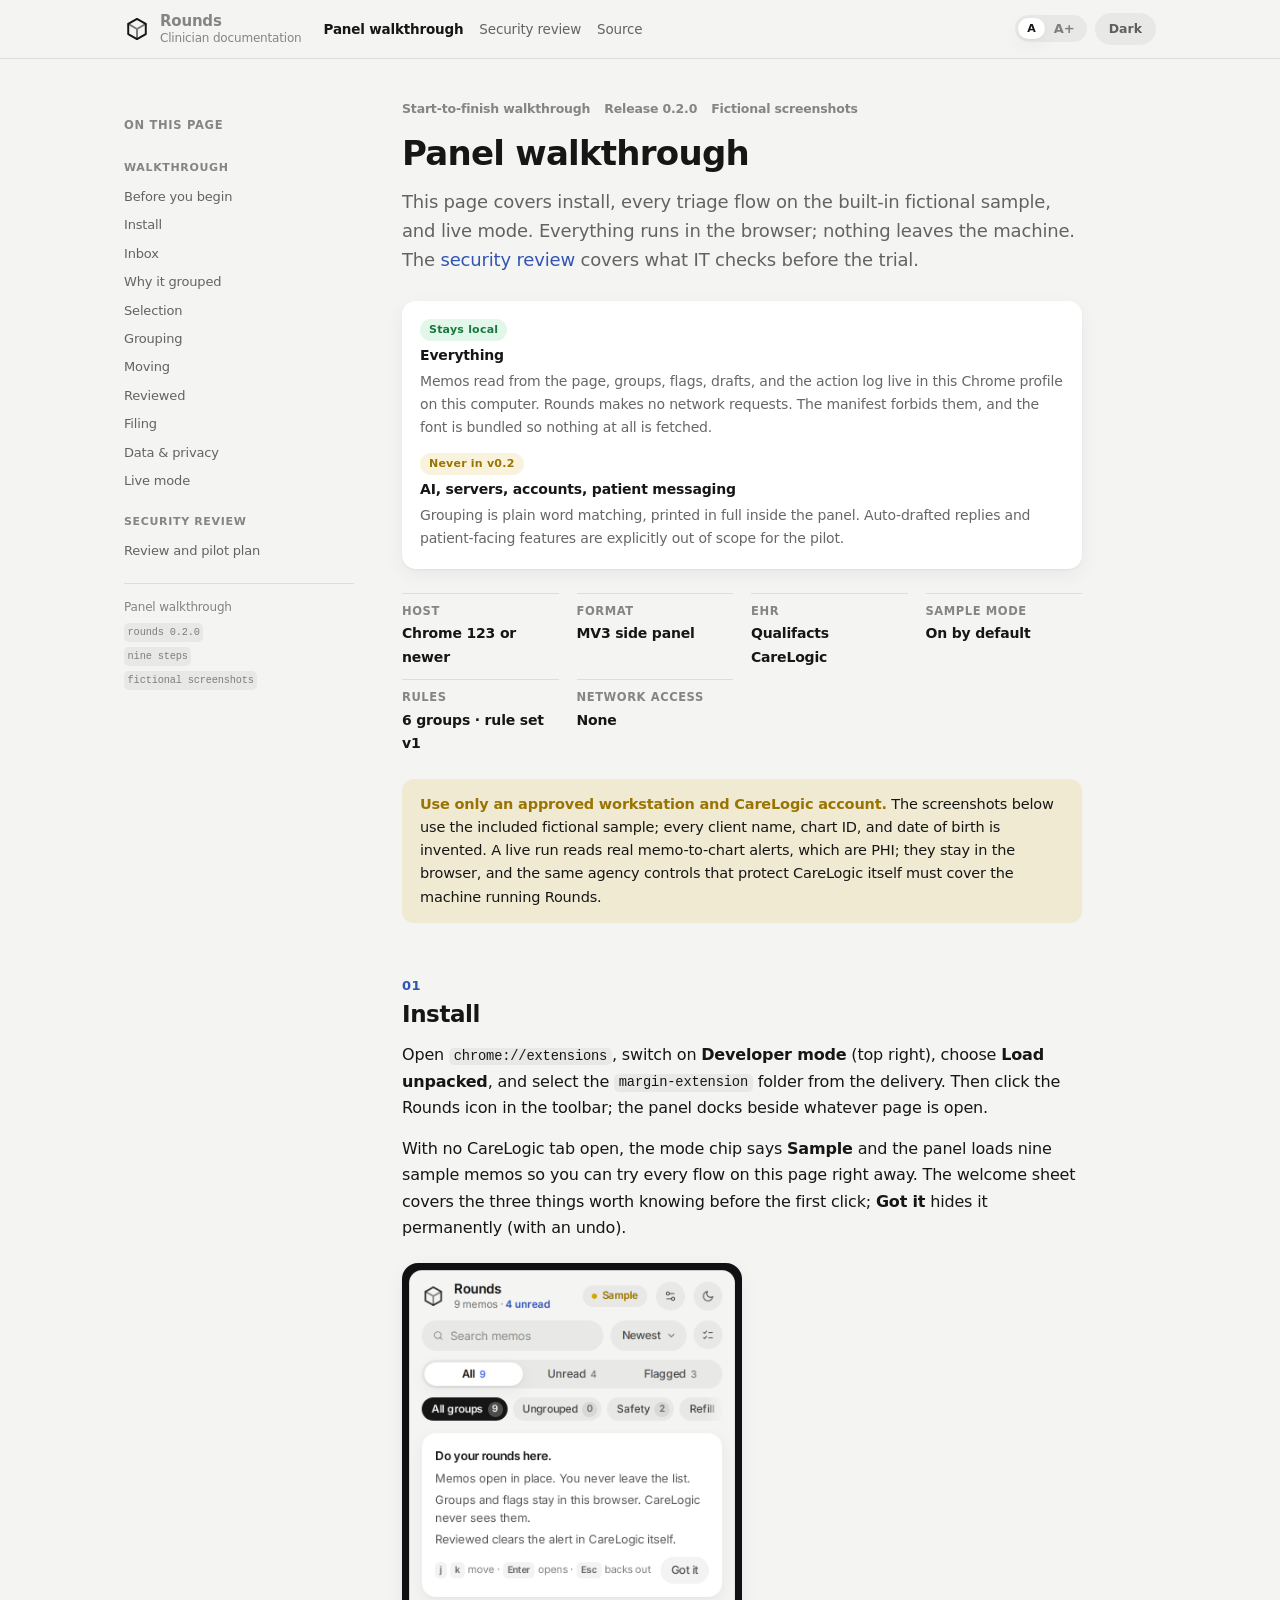
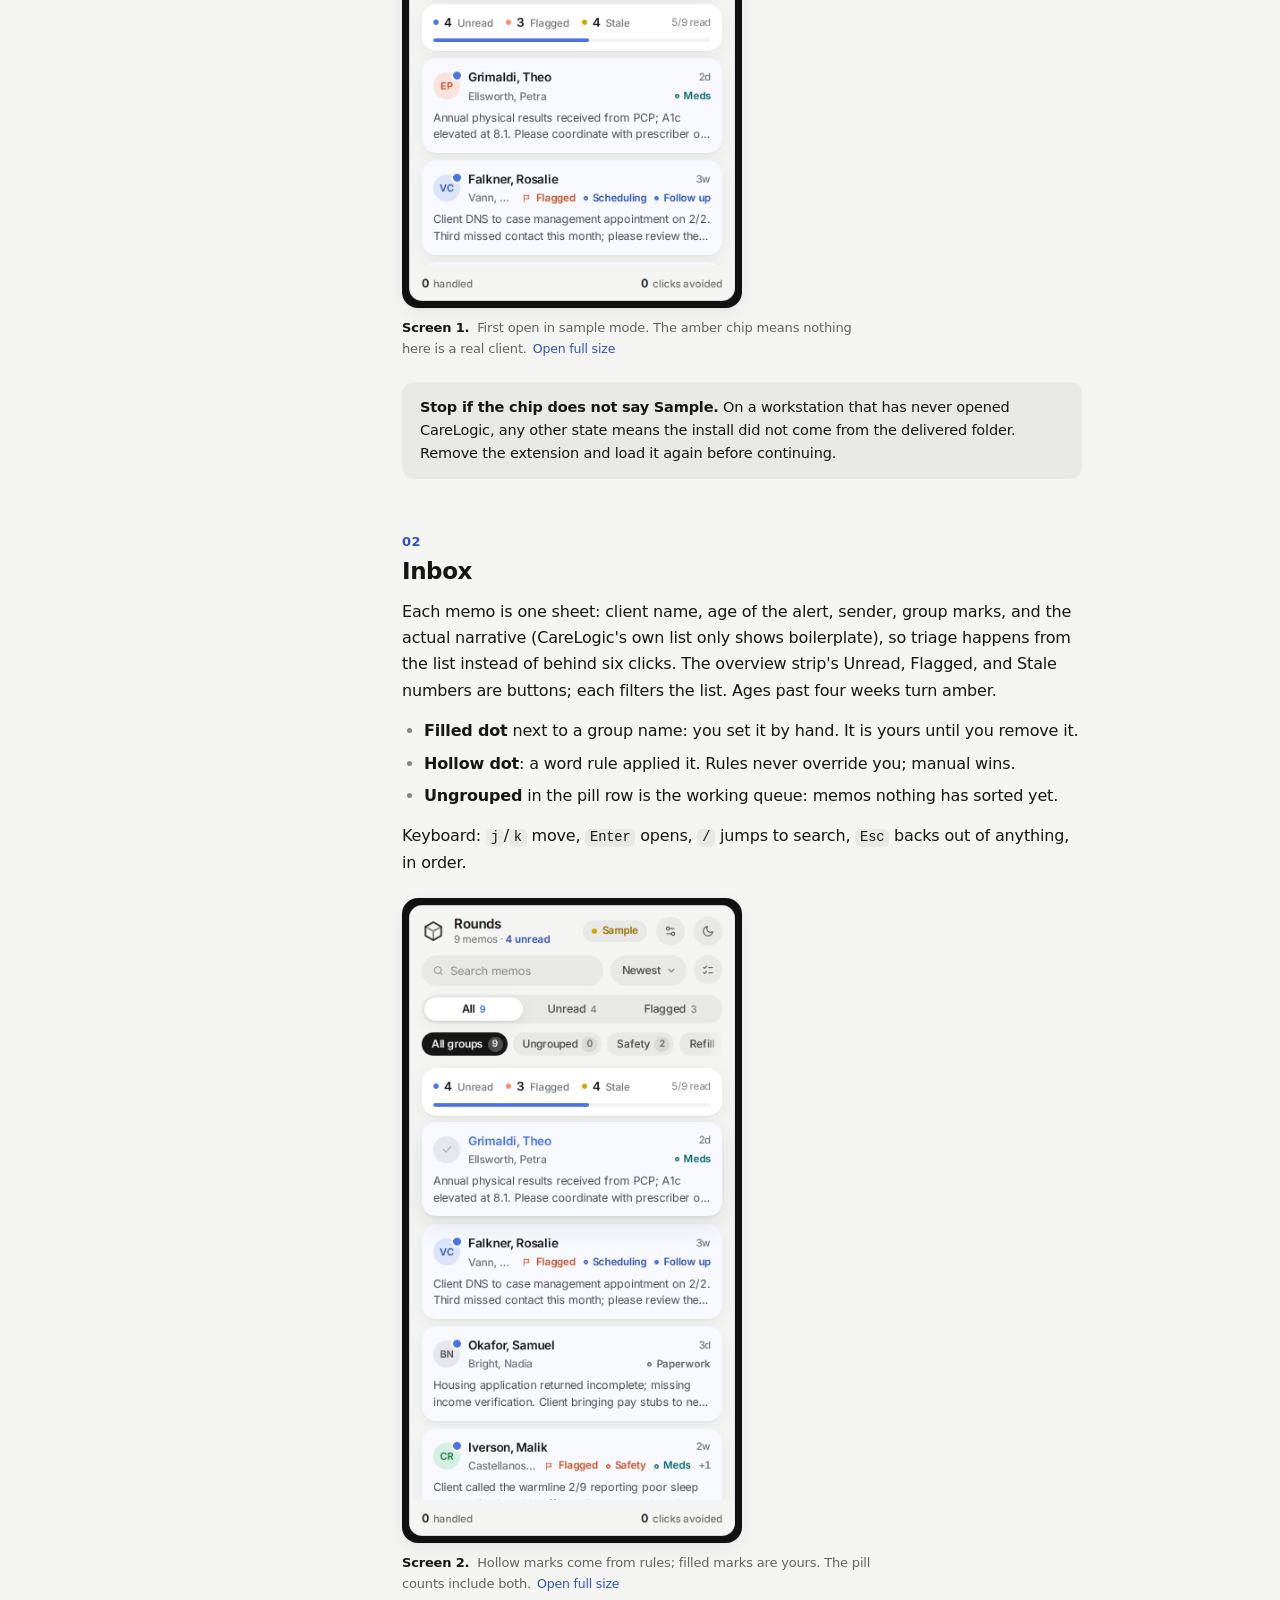
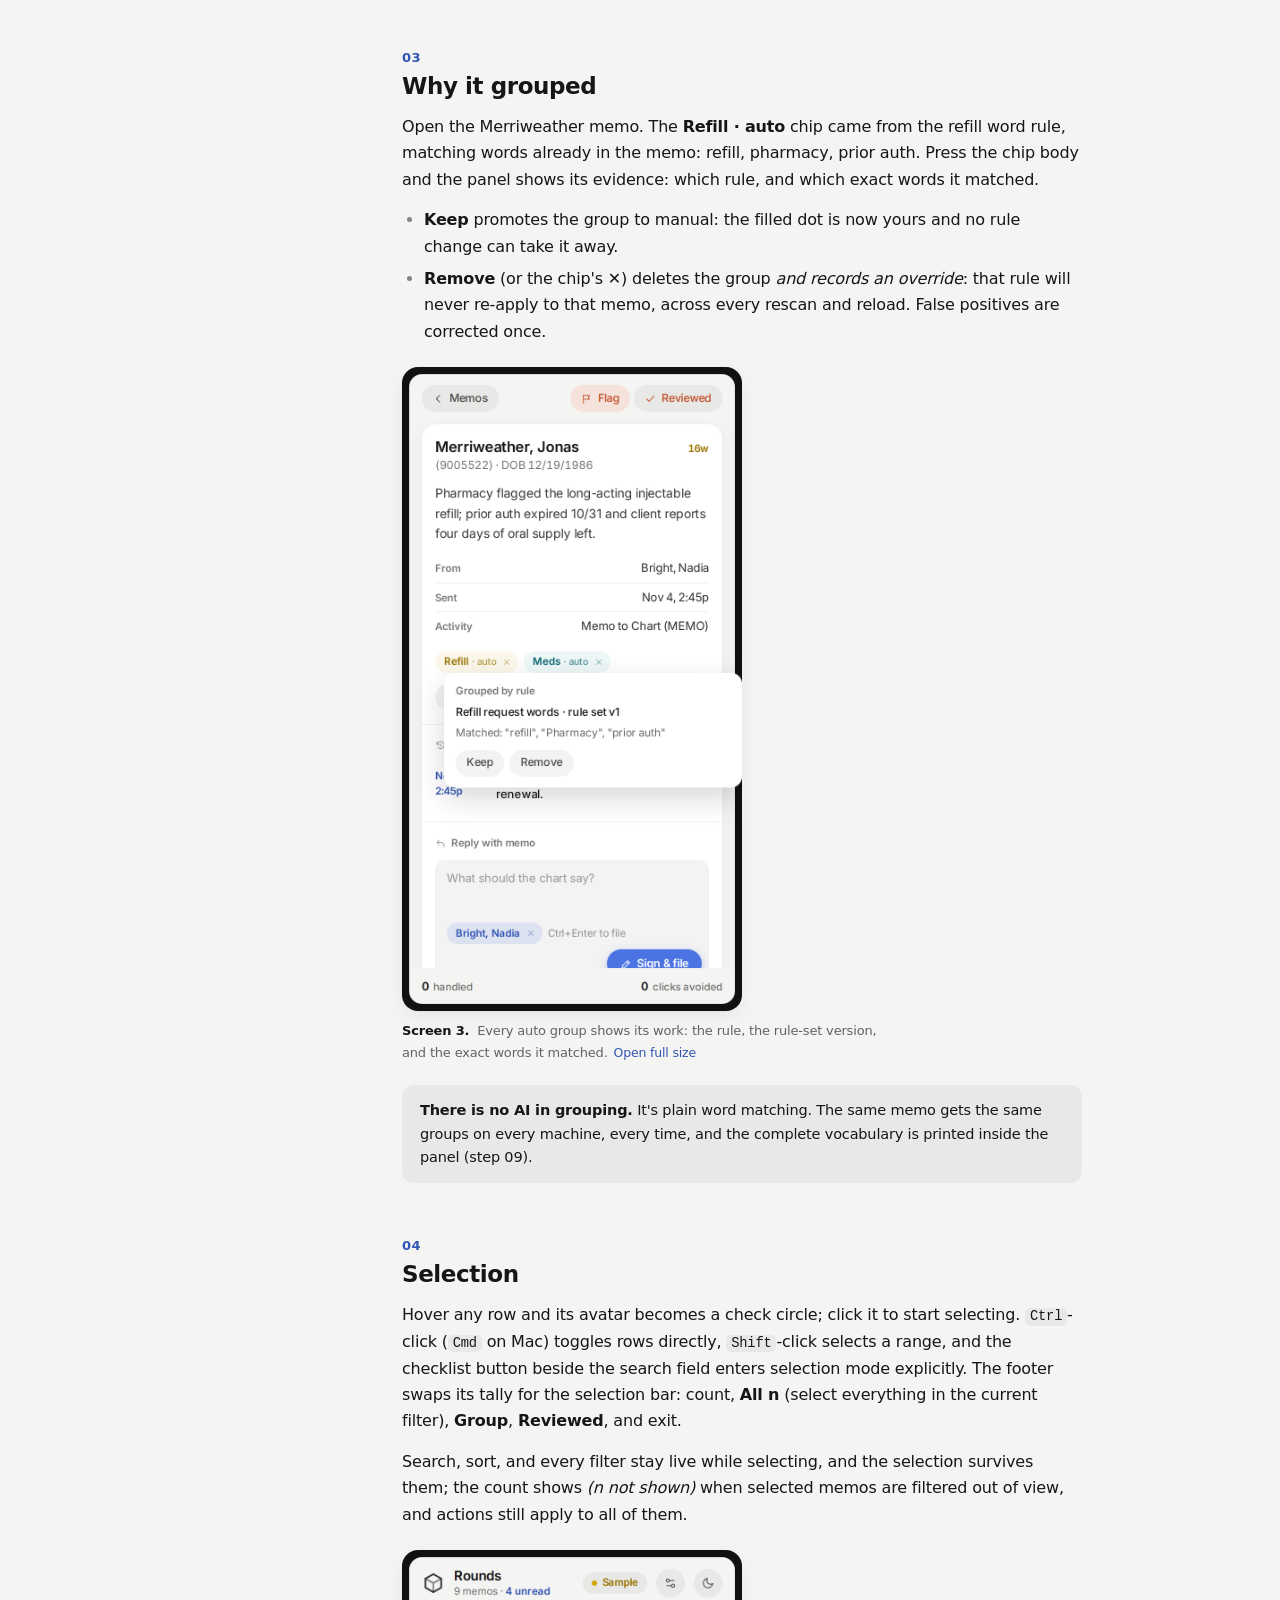
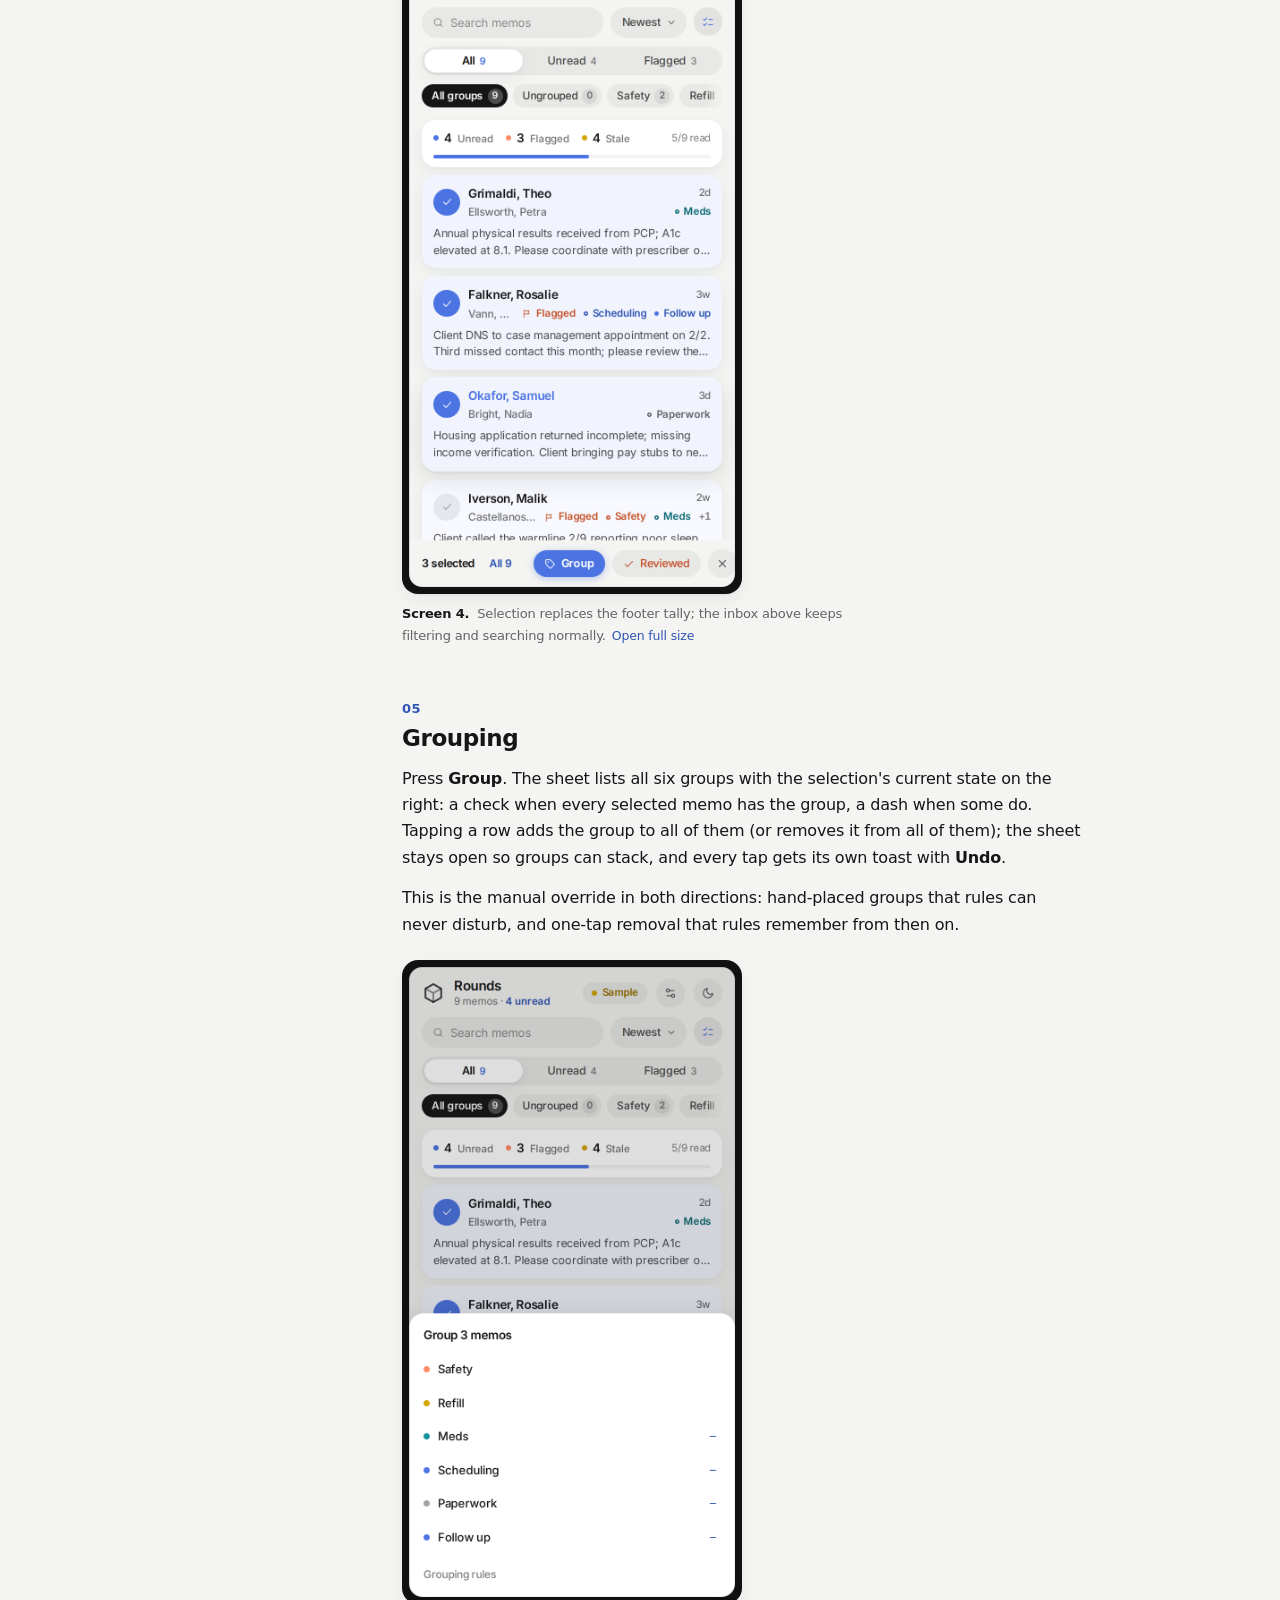
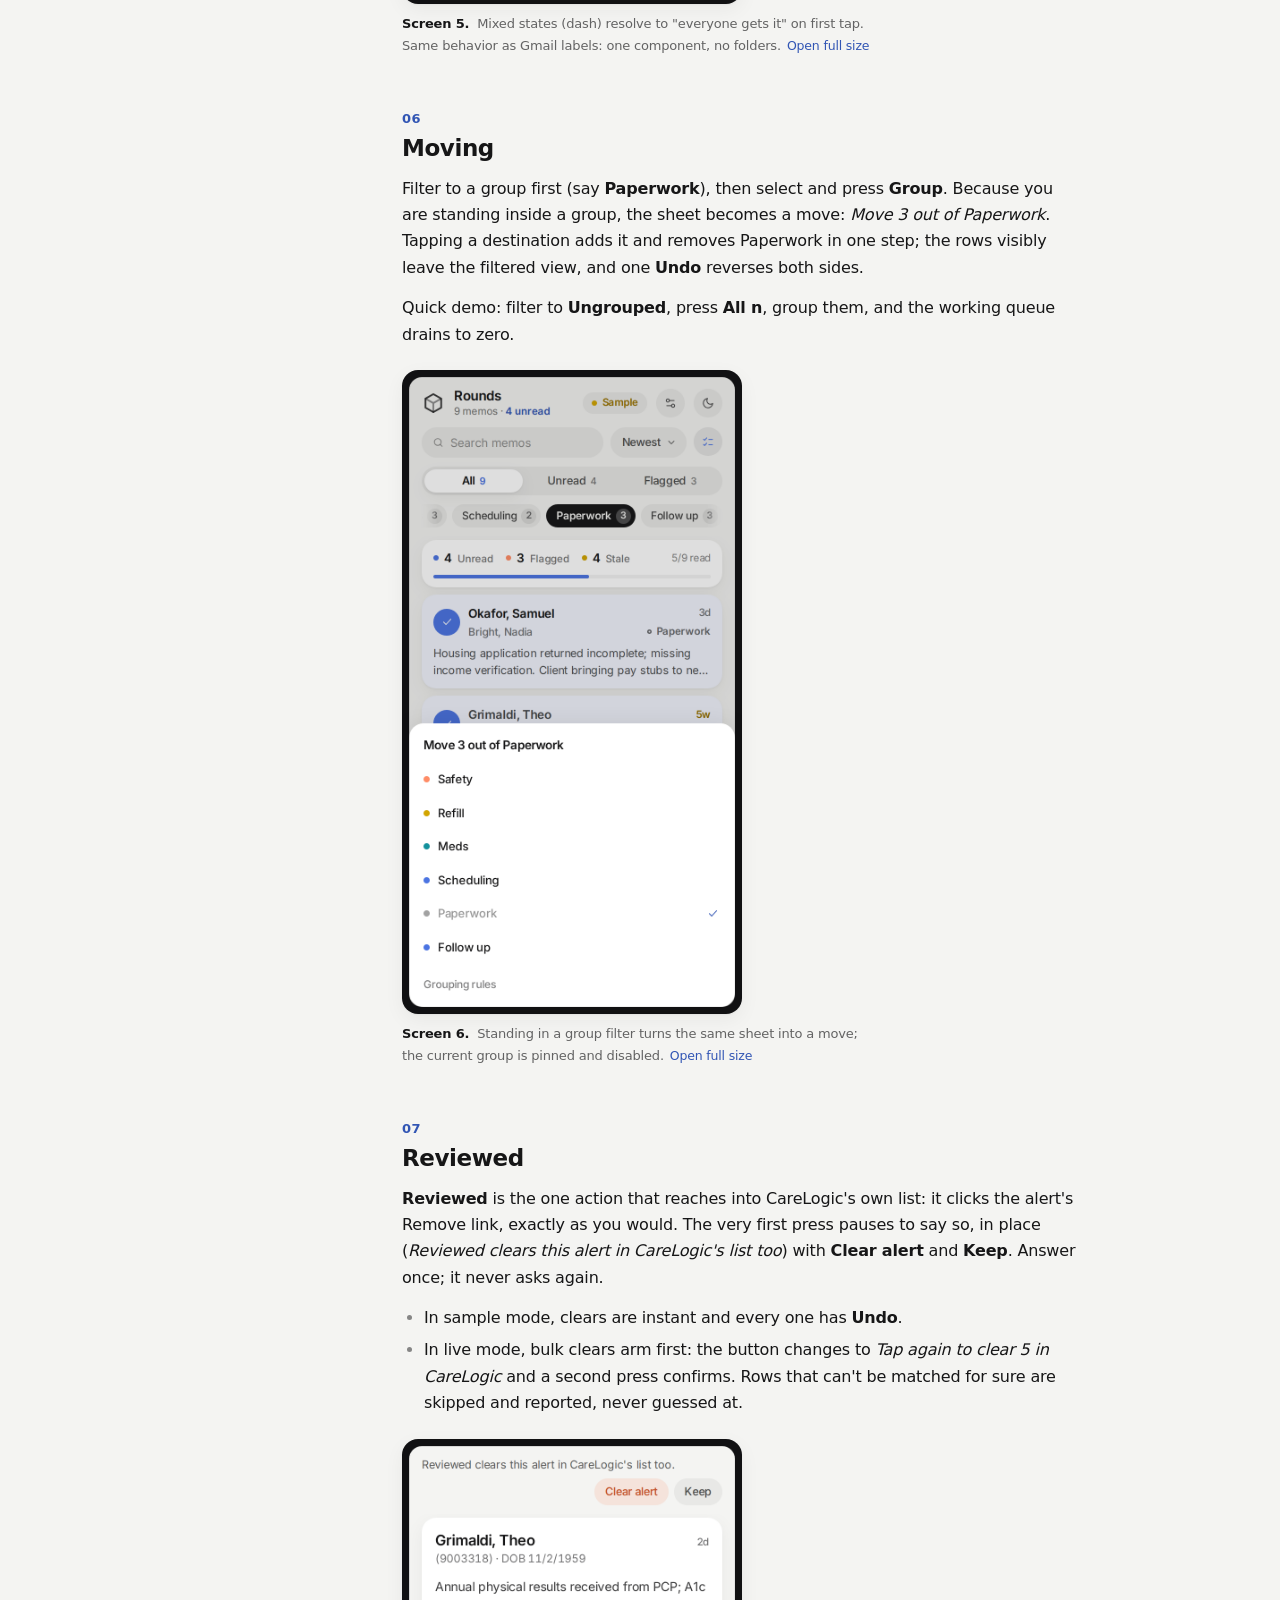
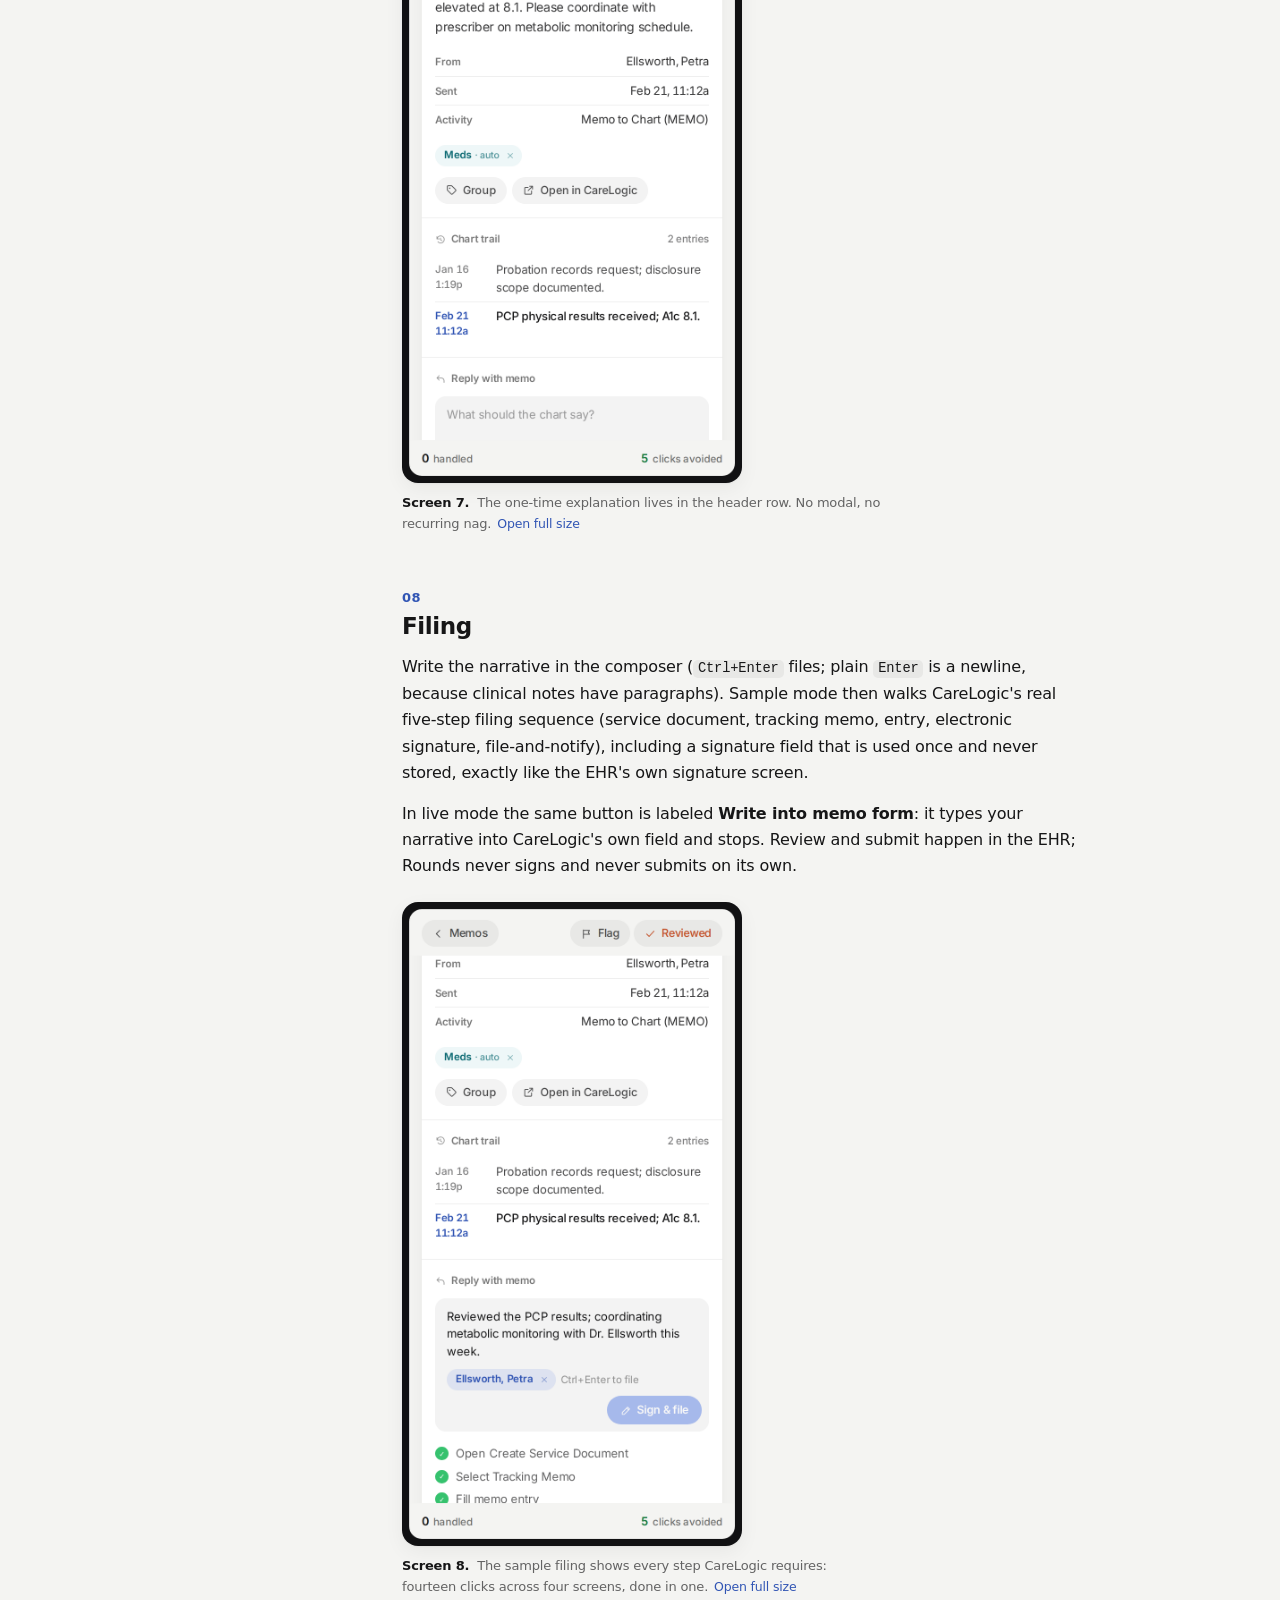
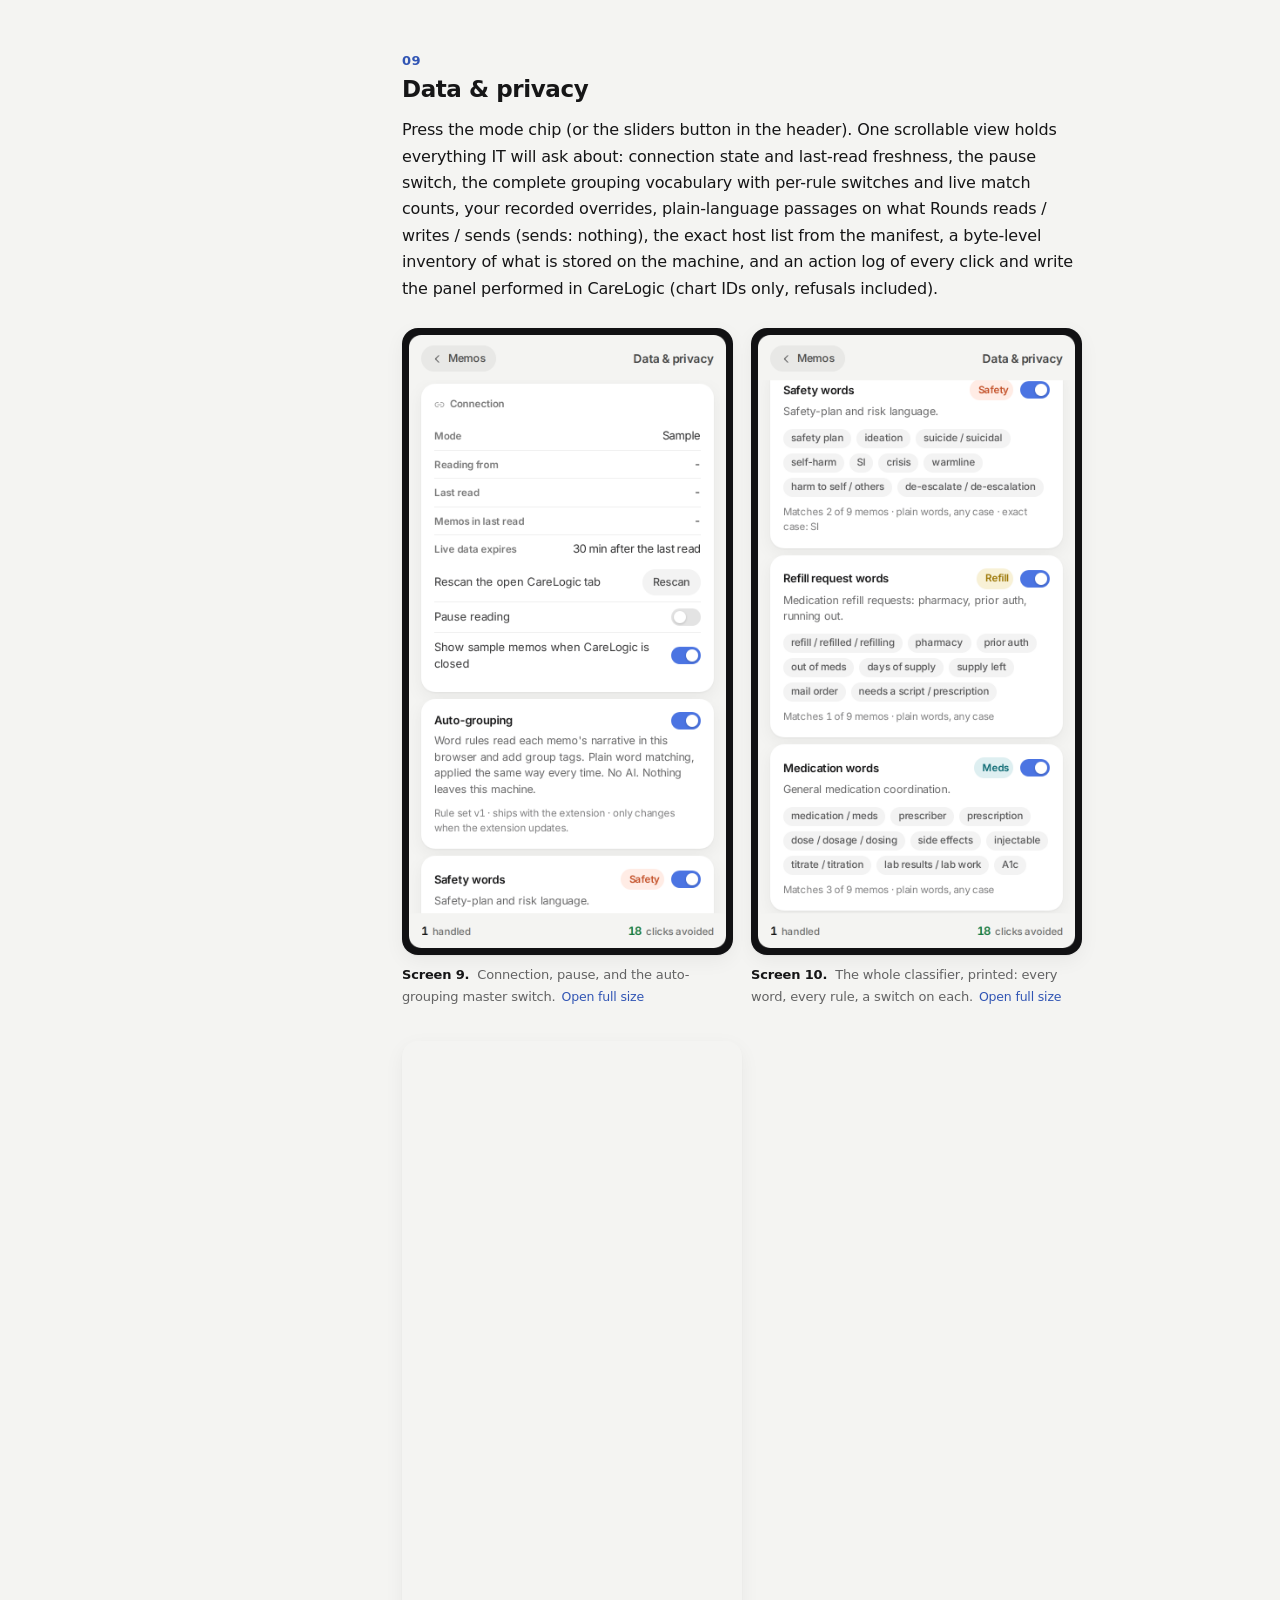
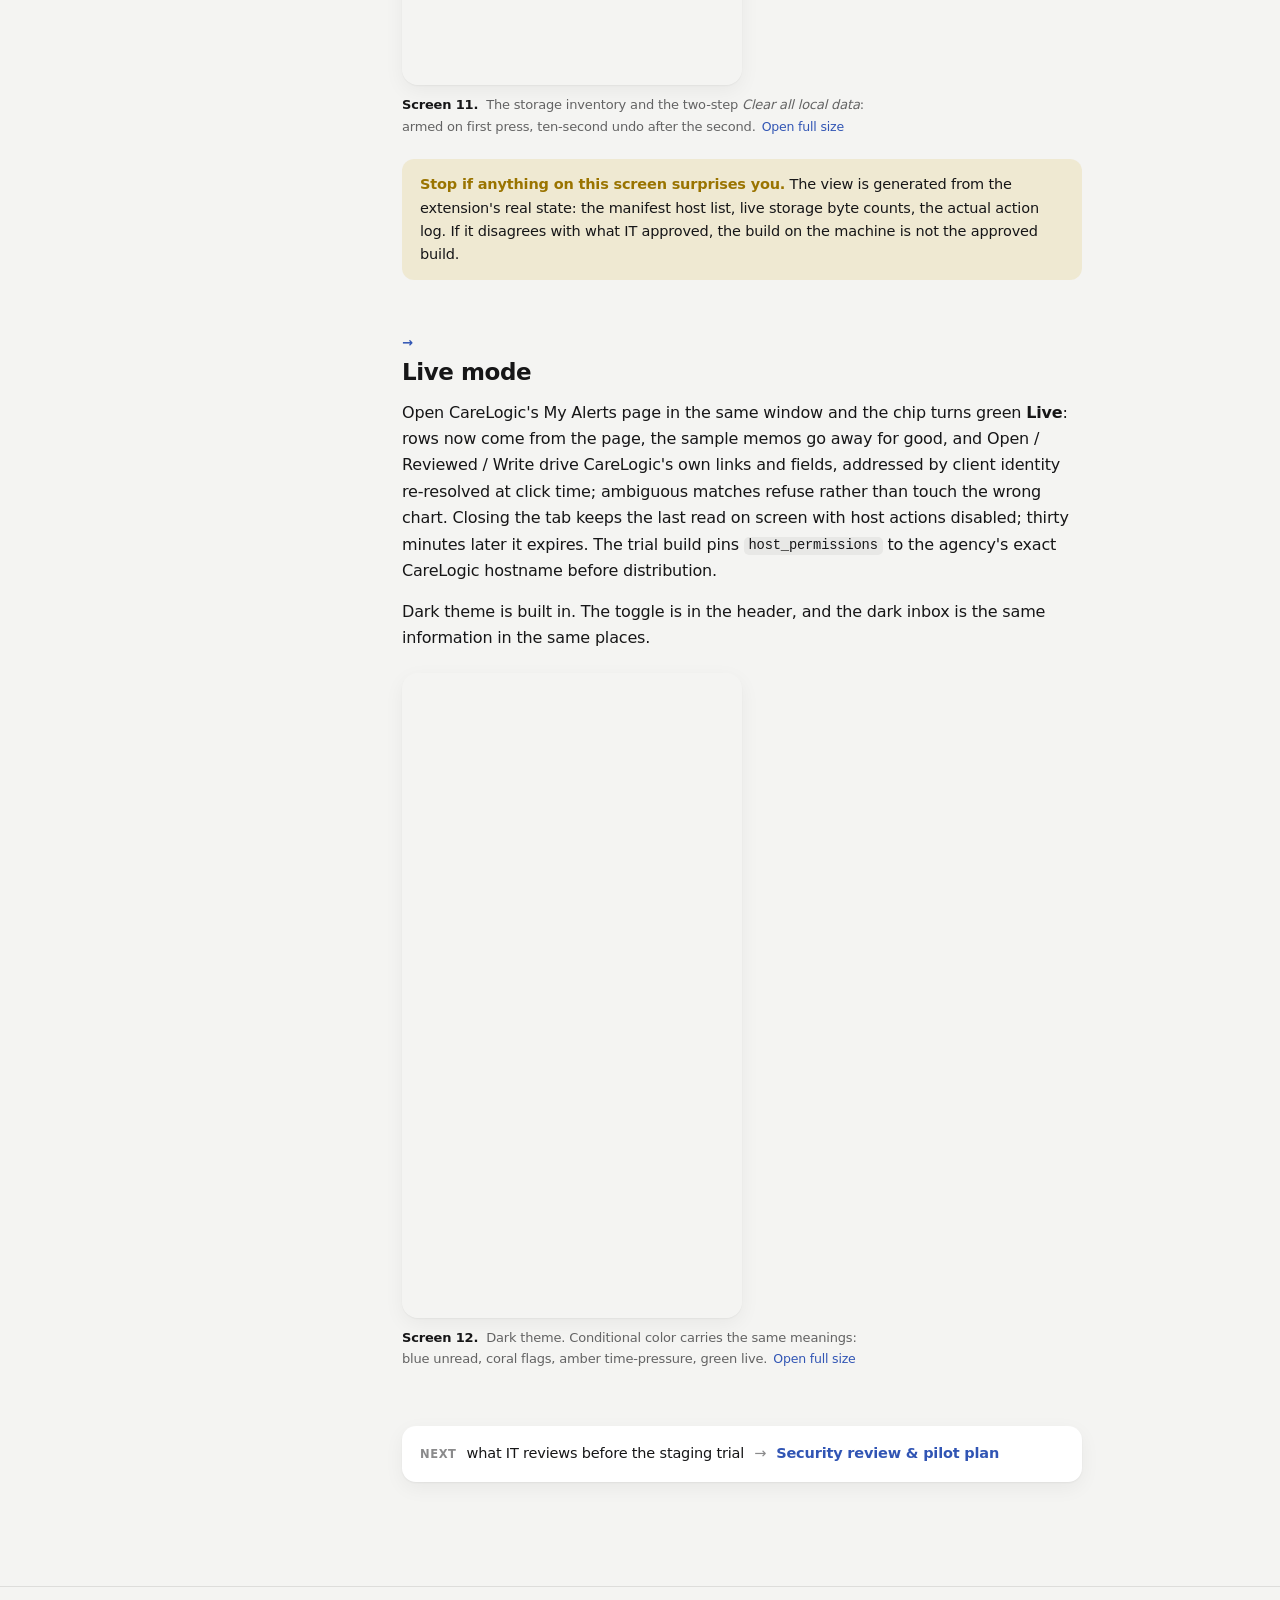
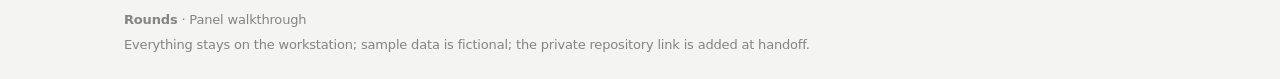
<file: index.html>
<!doctype html>
<html lang="en" data-theme="light" data-text-size="standard">
<head>
<meta charset="UTF-8" />
<meta name="viewport" content="width=device-width, initial-scale=1.0" />
<meta name="referrer" content="no-referrer" />
<meta name="description" content="Install, triage, group, override, clear, and file with the Rounds side panel for CareLogic, on fictional sample data." />
<title>Panel walkthrough | Rounds</title>
<script>(function(){var d=document.documentElement;try{d.dataset.theme=localStorage.getItem("rounds-docs-theme")||(matchMedia("(prefers-color-scheme: dark)").matches?"dark":"light");d.dataset.textSize=localStorage.getItem("rounds-docs-text")||"standard"}catch(e){}})()</script>
<link rel="icon" href="favicon.svg" type="image/svg+xml" />
<link rel="stylesheet" href="docs.css" />
</head>
<body>
<a class="skip-link" href="#main-content">Skip to the walkthrough</a>

<div class="reading-progress" aria-hidden="true"><span id="readingProgress"></span></div>

<header class="document-header">
  <div class="header-inner">
    <a class="site-name" href="index.html"><svg class="site-mark" viewBox="0 0 32 32" fill="none" stroke="currentColor" stroke-width="2.4" stroke-linecap="round" stroke-linejoin="round" aria-hidden="true">
      <path d="M16 3.6 26.8 9.8v12.4L16 28.4 5.2 22.2V9.8Z"/>
      <path d="M16 28.4V16m0 0L5.2 9.8M16 16l10.8-6.2" opacity="0.55"/>
    </svg><span class="site-words"><strong>Rounds</strong><span>Clinician documentation</span></span></a>
    <nav aria-label="Primary">
      <a href="index.html" aria-current="page">Panel walkthrough</a>
      <a href="security.html">Security review</a>
      <a href="https://github.com/editnori/rounds" rel="noreferrer" title="Private repository">Source</a>
    </nav>
    <div class="reader-tools" role="group" aria-label="Reading controls">
      <div class="text-scale" role="group" aria-label="Article text size">
        <button type="button" data-text-size="standard" aria-pressed="true">A</button>
        <button type="button" data-text-size="large" aria-pressed="false">A+</button>
      </div>
      <button class="theme-button" id="themeButton" type="button" aria-pressed="false">Dark</button>
    </div>
    <button class="contents-button" id="contentsButton" type="button" aria-expanded="false" aria-controls="contentsRail">Contents</button>
  </div>
</header>

<div class="document-shell">
  <aside class="contents" id="contentsRail" aria-label="Documentation contents">
    <p>On this page</p>
    <nav>
      <span class="contents-group">Walkthrough</span>
      <a href="#before">Before you begin</a>
      <a href="#load">Install</a>
      <a href="#read">Inbox</a>
      <a href="#why">Why it grouped</a>
      <a href="#select">Selection</a>
      <a href="#group">Grouping</a>
      <a href="#move">Moving</a>
      <a href="#reviewed">Reviewed</a>
      <a href="#file">Filing</a>
      <a href="#privacy-step">Data &amp; privacy</a>
      <a href="#live">Live mode</a>
      <span class="contents-group">Security review</span>
      <a href="security.html">Review and pilot plan</a>
    </nav>
    <div class="contents-version">
      <span>Panel walkthrough</span>
      <code>rounds 0.2.0</code>
      <code>nine steps</code>
      <code>fictional screenshots</code>
    </div>
  </aside>

  <main id="main-content">
    <article>
      <header class="article-header" id="before">
        <div class="publication-line">
          <span>Start-to-finish walkthrough</span>
          <span>Release 0.2.0</span>
          <span>Fictional screenshots</span>
        </div>
        <h1>Panel walkthrough</h1>
        <p class="article-deck">This page covers install, every triage flow on the built-in fictional sample, and live mode. Everything runs in the browser; nothing leaves the machine. The <a href="security.html">security review</a> covers what IT checks before the trial.</p>

        <div class="deliverable-callout" role="note" aria-label="Data boundary">
          <div>
            <span class="state-lozenge good">Stays local</span>
            <strong>Everything</strong>
            <p>Memos read from the page, groups, flags, drafts, and the action log live in this Chrome profile on this computer. Rounds makes no network requests. The manifest forbids them, and the font is bundled so nothing at all is fetched.</p>
          </div>
          <div>
            <span class="state-lozenge warn">Never in v0.2</span>
            <strong>AI, servers, accounts, patient messaging</strong>
            <p>Grouping is plain word matching, printed in full inside the panel. Auto-drafted replies and patient-facing features are explicitly out of scope for the pilot.</p>
          </div>
        </div>

        <dl class="release-metadata">
          <div><dt>Host</dt><dd>Chrome 123 or newer</dd></div>
          <div><dt>Format</dt><dd>MV3 side panel</dd></div>
          <div><dt>EHR</dt><dd>Qualifacts CareLogic</dd></div>
          <div><dt>Sample mode</dt><dd>On by default</dd></div>
          <div><dt>Rules</dt><dd>6 groups · rule set v1</dd></div>
          <div><dt>Network access</dt><dd>None</dd></div>
        </dl>

        <aside class="boundary-note"><strong>Use only an approved workstation and CareLogic account.</strong> The screenshots below use the included fictional sample; every client name, chart ID, and date of birth is invented. A live run reads real memo-to-chart alerts, which are PHI; they stay in the browser, and the same agency controls that protect CareLogic itself must cover the machine running Rounds.</aside>
      </header>

      <section class="walkthrough-step" id="load">
        <div class="section-number" aria-hidden="true">01</div>
        <h2>Install</h2>
        <p>Open <code>chrome://extensions</code>, switch on <strong>Developer mode</strong> (top right), choose <strong>Load unpacked</strong>, and select the <code>margin-extension</code> folder from the delivery. Then click the Rounds icon in the toolbar; the panel docks beside whatever page is open.</p>
        <p>With no CareLogic tab open, the mode chip says <strong>Sample</strong> and the panel loads nine sample memos so you can try every flow on this page right away. The welcome sheet covers the three things worth knowing before the first click; <strong>Got it</strong> hides it permanently (with an undo).</p>
        <figure class="panel-shot">
          <a class="frame" href="screenshots/01-inbox-first-run.png" target="_blank" rel="noreferrer"><img src="screenshots/01-inbox-first-run.png" alt="Rounds first run: welcome sheet, amber Sample chip, search, status tabs, group pills, and the first sample memos." loading="lazy" decoding="async" /></a>
          <figcaption><span>Screen 1.</span> First open in sample mode. The amber chip means nothing here is a real client.<a class="full" href="screenshots/01-inbox-first-run.png" target="_blank" rel="noreferrer">Open full size</a></figcaption>
        </figure>
        <aside class="method-note"><strong>Stop if the chip does not say Sample.</strong> On a workstation that has never opened CareLogic, any other state means the install did not come from the delivered folder. Remove the extension and load it again before continuing.</aside>
      </section>

      <section class="walkthrough-step" id="read">
        <div class="section-number" aria-hidden="true">02</div>
        <h2>Inbox</h2>
        <p>Each memo is one sheet: client name, age of the alert, sender, group marks, and the actual narrative (CareLogic's own list only shows boilerplate), so triage happens from the list instead of behind six clicks. The overview strip's Unread, Flagged, and Stale numbers are buttons; each filters the list. Ages past four weeks turn amber.</p>
        <ul>
          <li><strong>Filled dot</strong> next to a group name: you set it by hand. It is yours until you remove it.</li>
          <li><strong>Hollow dot</strong>: a word rule applied it. Rules never override you; manual wins.</li>
          <li><strong>Ungrouped</strong> in the pill row is the working queue: memos nothing has sorted yet.</li>
        </ul>
        <p>Keyboard: <code>j</code>/<code>k</code> move, <code>Enter</code> opens, <code>/</code> jumps to search, <code>Esc</code> backs out of anything, in order.</p>
        <figure class="panel-shot">
          <a class="frame" href="screenshots/02-inbox-groups.png" target="_blank" rel="noreferrer"><img src="screenshots/02-inbox-groups.png" alt="Sample inbox showing group marks: hollow dots for rule-applied groups, filled dots for manual ones, and the group pill row with counts." loading="lazy" decoding="async" /></a>
          <figcaption><span>Screen 2.</span> Hollow marks come from rules; filled marks are yours. The pill counts include both.<a class="full" href="screenshots/02-inbox-groups.png" target="_blank" rel="noreferrer">Open full size</a></figcaption>
        </figure>
      </section>

      <section class="walkthrough-step" id="why">
        <div class="section-number" aria-hidden="true">03</div>
        <h2>Why it grouped</h2>
        <p>Open the Merriweather memo. The <strong>Refill · auto</strong> chip came from the refill word rule, matching words already in the memo: refill, pharmacy, prior auth. Press the chip body and the panel shows its evidence: which rule, and which exact words it matched.</p>
        <ul>
          <li><strong>Keep</strong> promotes the group to manual: the filled dot is now yours and no rule change can take it away.</li>
          <li><strong>Remove</strong> (or the chip's <strong>✕</strong>) deletes the group <em>and records an override</em>: that rule will never re-apply to that memo, across every rescan and reload. False positives are corrected once.</li>
        </ul>
        <figure class="panel-shot">
          <a class="frame" href="screenshots/03-detail-provenance.png" target="_blank" rel="noreferrer"><img src="screenshots/03-detail-provenance.png" alt="Memo detail with the Refill chip's popup open showing why it grouped: the rule, Refill request words, and the matched words refill, Pharmacy, prior auth, with Keep and Remove buttons." loading="lazy" decoding="async" /></a>
          <figcaption><span>Screen 3.</span> Every auto group shows its work: the rule, the rule-set version, and the exact words it matched.<a class="full" href="screenshots/03-detail-provenance.png" target="_blank" rel="noreferrer">Open full size</a></figcaption>
        </figure>
        <aside class="method-note"><strong>There is no AI in grouping.</strong> It's plain word matching. The same memo gets the same groups on every machine, every time, and the complete vocabulary is printed inside the panel (step 09).</aside>
      </section>

      <section class="walkthrough-step" id="select">
        <div class="section-number" aria-hidden="true">04</div>
        <h2>Selection</h2>
        <p>Hover any row and its avatar becomes a check circle; click it to start selecting. <code>Ctrl</code>-click (<code>Cmd</code> on Mac) toggles rows directly, <code>Shift</code>-click selects a range, and the checklist button beside the search field enters selection mode explicitly. The footer swaps its tally for the selection bar: count, <strong>All n</strong> (select everything in the current filter), <strong>Group</strong>, <strong>Reviewed</strong>, and exit.</p>
        <p>Search, sort, and every filter stay live while selecting, and the selection survives them; the count shows <em>(n not shown)</em> when selected memos are filtered out of view, and actions still apply to all of them.</p>
        <figure class="panel-shot">
          <a class="frame" href="screenshots/04-selection.png" target="_blank" rel="noreferrer"><img src="screenshots/04-selection.png" alt="Selection mode with three memos checked in blue and the footer selection bar showing 3 selected, All 9, Group, Reviewed, and an exit button." loading="lazy" decoding="async" /></a>
          <figcaption><span>Screen 4.</span> Selection replaces the footer tally; the inbox above keeps filtering and searching normally.<a class="full" href="screenshots/04-selection.png" target="_blank" rel="noreferrer">Open full size</a></figcaption>
        </figure>
      </section>

      <section class="walkthrough-step" id="group">
        <div class="section-number" aria-hidden="true">05</div>
        <h2>Grouping</h2>
        <p>Press <strong>Group</strong>. The sheet lists all six groups with the selection's current state on the right: a check when every selected memo has the group, a dash when some do. Tapping a row adds the group to all of them (or removes it from all of them); the sheet stays open so groups can stack, and every tap gets its own toast with <strong>Undo</strong>.</p>
        <p>This is the manual override in both directions: hand-placed groups that rules can never disturb, and one-tap removal that rules remember from then on.</p>
        <figure class="panel-shot">
          <a class="frame" href="screenshots/05-group-sheet.png" target="_blank" rel="noreferrer"><img src="screenshots/05-group-sheet.png" alt="Group sheet titled Group 3 memos listing Safety, Refill, Meds, Scheduling, Paperwork, Follow up with mixed-state dashes." loading="lazy" decoding="async" /></a>
          <figcaption><span>Screen 5.</span> Mixed states (dash) resolve to "everyone gets it" on first tap. Same behavior as Gmail labels: one component, no folders.<a class="full" href="screenshots/05-group-sheet.png" target="_blank" rel="noreferrer">Open full size</a></figcaption>
        </figure>
      </section>

      <section class="walkthrough-step" id="move">
        <div class="section-number" aria-hidden="true">06</div>
        <h2>Moving</h2>
        <p>Filter to a group first (say <strong>Paperwork</strong>), then select and press <strong>Group</strong>. Because you are standing inside a group, the sheet becomes a move: <em>Move 3 out of Paperwork</em>. Tapping a destination adds it and removes Paperwork in one step; the rows visibly leave the filtered view, and one <strong>Undo</strong> reverses both sides.</p>
        <p>Quick demo: filter to <strong>Ungrouped</strong>, press <strong>All n</strong>, group them, and the working queue drains to zero.</p>
        <figure class="panel-shot">
          <a class="frame" href="screenshots/06-move-sheet.png" target="_blank" rel="noreferrer"><img src="screenshots/06-move-sheet.png" alt="Move sheet titled Move 3 out of Paperwork with the Paperwork row disabled and checked, other groups available as destinations." loading="lazy" decoding="async" /></a>
          <figcaption><span>Screen 6.</span> Standing in a group filter turns the same sheet into a move; the current group is pinned and disabled.<a class="full" href="screenshots/06-move-sheet.png" target="_blank" rel="noreferrer">Open full size</a></figcaption>
        </figure>
      </section>

      <section class="walkthrough-step" id="reviewed">
        <div class="section-number" aria-hidden="true">07</div>
        <h2>Reviewed</h2>
        <p><strong>Reviewed</strong> is the one action that reaches into CareLogic's own list: it clicks the alert's Remove link, exactly as you would. The very first press pauses to say so, in place (<em>Reviewed clears this alert in CareLogic's list too</em>) with <strong>Clear alert</strong> and <strong>Keep</strong>. Answer once; it never asks again.</p>
        <ul>
          <li>In sample mode, clears are instant and every one has <strong>Undo</strong>.</li>
          <li>In live mode, bulk clears arm first: the button changes to <em>Tap again to clear 5 in CareLogic</em> and a second press confirms. Rows that can't be matched for sure are skipped and reported, never guessed at.</li>
        </ul>
        <figure class="panel-shot">
          <a class="frame" href="screenshots/07-teach-reviewed.png" target="_blank" rel="noreferrer"><img src="screenshots/07-teach-reviewed.png" alt="The teach strip on first Reviewed press: Reviewed clears this alert in CareLogic's list too, with Clear alert and Keep buttons." loading="lazy" decoding="async" /></a>
          <figcaption><span>Screen 7.</span> The one-time explanation lives in the header row. No modal, no recurring nag.<a class="full" href="screenshots/07-teach-reviewed.png" target="_blank" rel="noreferrer">Open full size</a></figcaption>
        </figure>
      </section>

      <section class="walkthrough-step" id="file">
        <div class="section-number" aria-hidden="true">08</div>
        <h2>Filing</h2>
        <p>Write the narrative in the composer (<code>Ctrl+Enter</code> files; plain <code>Enter</code> is a newline, because clinical notes have paragraphs). Sample mode then walks CareLogic's real five-step filing sequence (service document, tracking memo, entry, electronic signature, file-and-notify), including a signature field that is used once and never stored, exactly like the EHR's own signature screen.</p>
        <p>In live mode the same button is labeled <strong>Write into memo form</strong>: it types your narrative into CareLogic's own field and stops. Review and submit happen in the EHR; Rounds never signs and never submits on its own.</p>
        <figure class="panel-shot">
          <a class="frame" href="screenshots/08-filing-steps.png" target="_blank" rel="noreferrer"><img src="screenshots/08-filing-steps.png" alt="The filing simulation mid-run: five steps with checkmarks appearing: open service document, select tracking memo, fill entry, apply signature, file and notify." loading="lazy" decoding="async" /></a>
          <figcaption><span>Screen 8.</span> The sample filing shows every step CareLogic requires: fourteen clicks across four screens, done in one.<a class="full" href="screenshots/08-filing-steps.png" target="_blank" rel="noreferrer">Open full size</a></figcaption>
        </figure>
      </section>

      <section class="walkthrough-step" id="privacy-step">
        <div class="section-number" aria-hidden="true">09</div>
        <h2>Data &amp; privacy</h2>
        <p>Press the mode chip (or the sliders button in the header). One scrollable view holds everything IT will ask about: connection state and last-read freshness, the pause switch, the complete grouping vocabulary with per-rule switches and live match counts, your recorded overrides, plain-language passages on what Rounds reads / writes / sends (sends: nothing), the exact host list from the manifest, a byte-level inventory of what is stored on the machine, and an action log of every click and write the panel performed in CareLogic (chart IDs only, refusals included).</p>
        <div class="shot-pair">
          <figure class="panel-shot">
            <a class="frame" href="screenshots/09-privacy-connection.png" target="_blank" rel="noreferrer"><img src="screenshots/09-privacy-connection.png" alt="Data and privacy view: connection sheet with mode, reading-from, last read, pause and sample switches, and the auto-grouping master switch." loading="lazy" decoding="async" /></a>
            <figcaption><span>Screen 9.</span> Connection, pause, and the auto-grouping master switch.<a class="full" href="screenshots/09-privacy-connection.png" target="_blank" rel="noreferrer">Open full size</a></figcaption>
          </figure>
          <figure class="panel-shot">
            <a class="frame" href="screenshots/10-privacy-rules.png" target="_blank" rel="noreferrer"><img src="screenshots/10-privacy-rules.png" alt="Rule sheets for Safety words and Refill request words showing every matched term as a chip, live match counts, and per-rule switches." loading="lazy" decoding="async" /></a>
            <figcaption><span>Screen 10.</span> The whole classifier, printed: every word, every rule, a switch on each.<a class="full" href="screenshots/10-privacy-rules.png" target="_blank" rel="noreferrer">Open full size</a></figcaption>
          </figure>
        </div>
        <figure class="panel-shot">
          <a class="frame" href="screenshots/11-privacy-stored.png" target="_blank" rel="noreferrer"><img src="screenshots/11-privacy-stored.png" alt="Stored on this computer sheet with counts for memos, triage marks, actions, drafts, and the two-step Clear all local data button." loading="lazy" decoding="async" /></a>
          <figcaption><span>Screen 11.</span> The storage inventory and the two-step <em>Clear all local data</em>: armed on first press, ten-second undo after the second.<a class="full" href="screenshots/11-privacy-stored.png" target="_blank" rel="noreferrer">Open full size</a></figcaption>
        </figure>
        <aside class="boundary-note"><strong>Stop if anything on this screen surprises you.</strong> The view is generated from the extension's real state: the manifest host list, live storage byte counts, the actual action log. If it disagrees with what IT approved, the build on the machine is not the approved build.</aside>
      </section>

      <section class="walkthrough-step" id="live">
        <div class="section-number" aria-hidden="true">→</div>
        <h2>Live mode</h2>
        <p>Open CareLogic's My Alerts page in the same window and the chip turns green <strong>Live</strong>: rows now come from the page, the sample memos go away for good, and Open / Reviewed / Write drive CareLogic's own links and fields, addressed by client identity re-resolved at click time; ambiguous matches refuse rather than touch the wrong chart. Closing the tab keeps the last read on screen with host actions disabled; thirty minutes later it expires. The trial build pins <code>host_permissions</code> to the agency's exact CareLogic hostname before distribution.</p>
        <p>Dark theme is built in. The toggle is in the header, and the dark inbox is the same information in the same places.</p>
        <figure class="panel-shot">
          <a class="frame" href="screenshots/12-inbox-dark.png" target="_blank" rel="noreferrer"><img src="screenshots/12-inbox-dark.png" alt="The inbox in dark theme: near-black canvas, lifted memo sheets, the same marks and counts." loading="lazy" decoding="async" /></a>
          <figcaption><span>Screen 12.</span> Dark theme. Conditional color carries the same meanings: blue unread, coral flags, amber time-pressure, green live.<a class="full" href="screenshots/12-inbox-dark.png" target="_blank" rel="noreferrer">Open full size</a></figcaption>
        </figure>
      </section>

      <div class="chapter-baton">
        <span class="baton-label">Next</span>
        <span>what IT reviews before the staging trial</span>
        <span class="baton-arrow" aria-hidden="true">→</span>
        <strong><a href="security.html">Security review &amp; pilot plan</a></strong>
      </div>

      </article>
  </main>
</div>

<footer>
  <div class="inner">
    <p><strong>Rounds</strong> · Panel walkthrough</p>
    <p>Everything stays on the workstation; sample data is fictional; the private repository link is added at handoff.</p>
  </div>
</footer>

<script>

</script>
<script src="docs.js"></script>
</body>
</html>
</file>
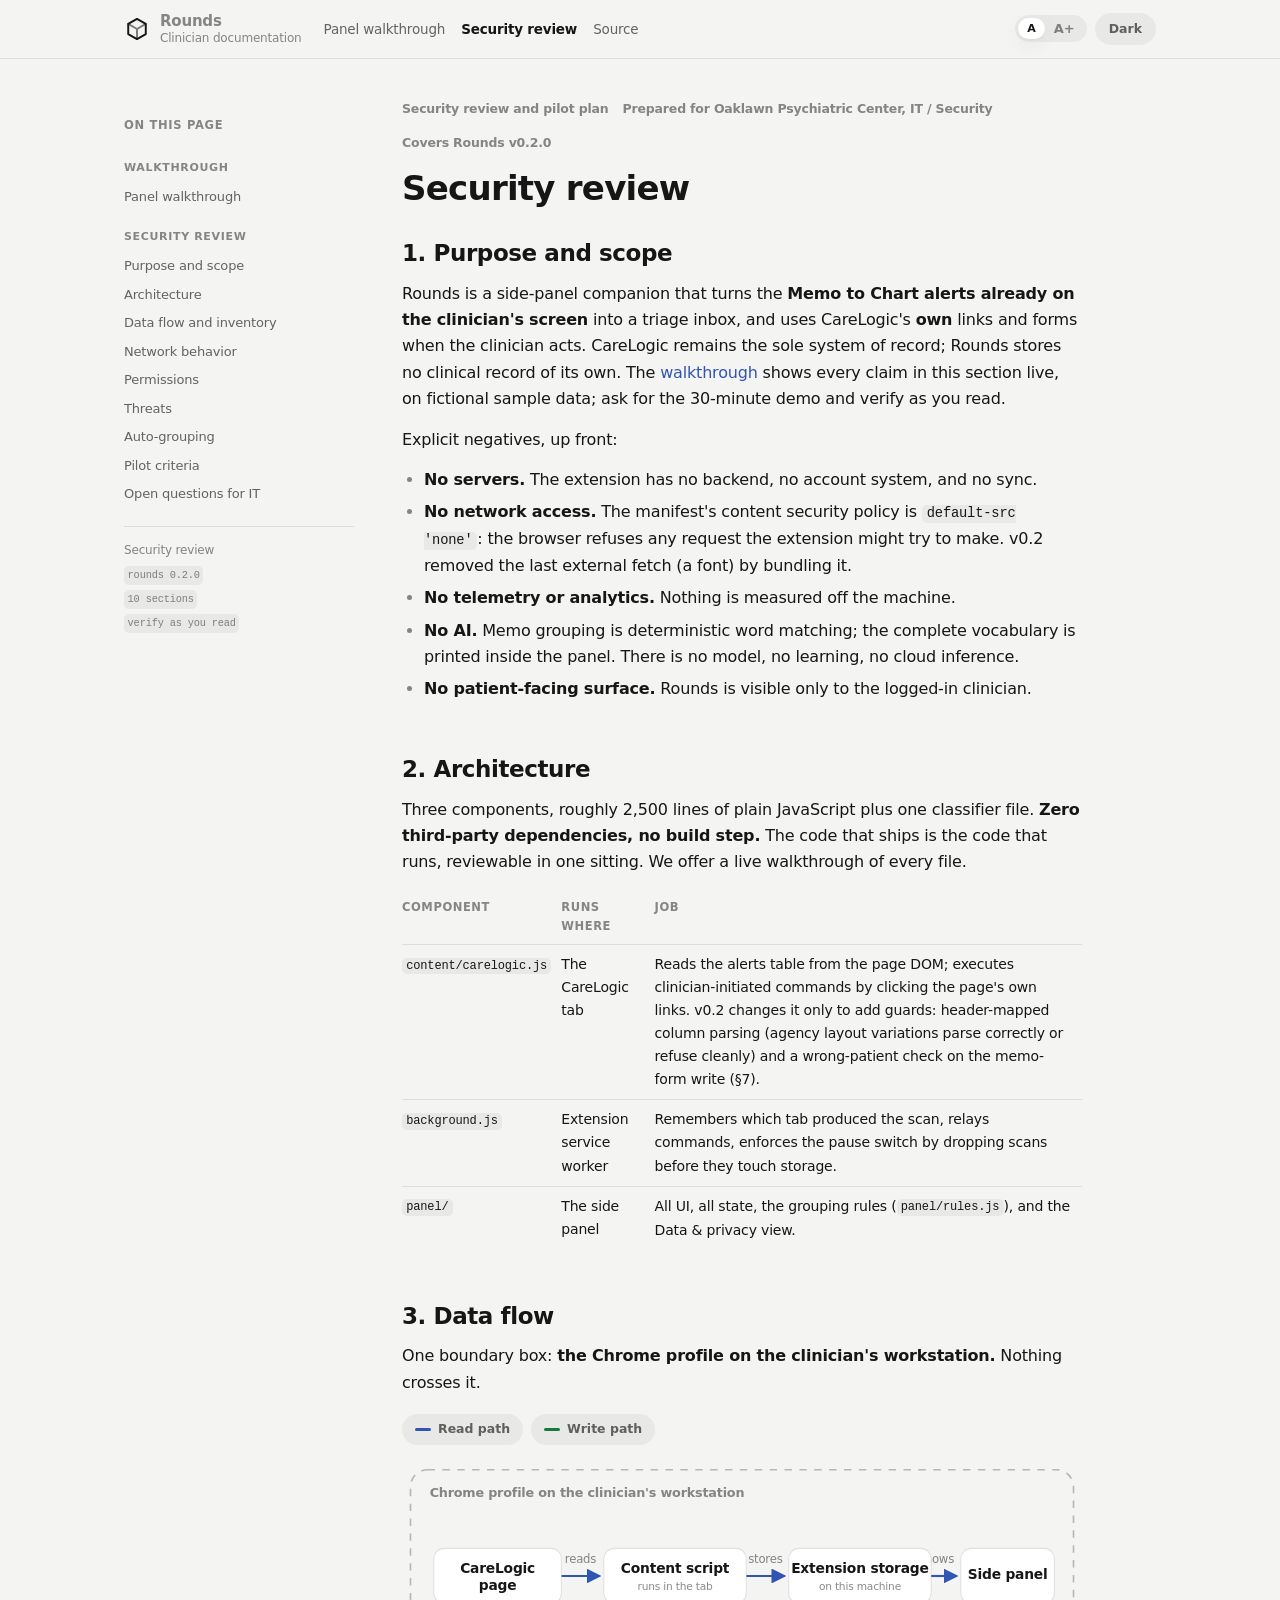
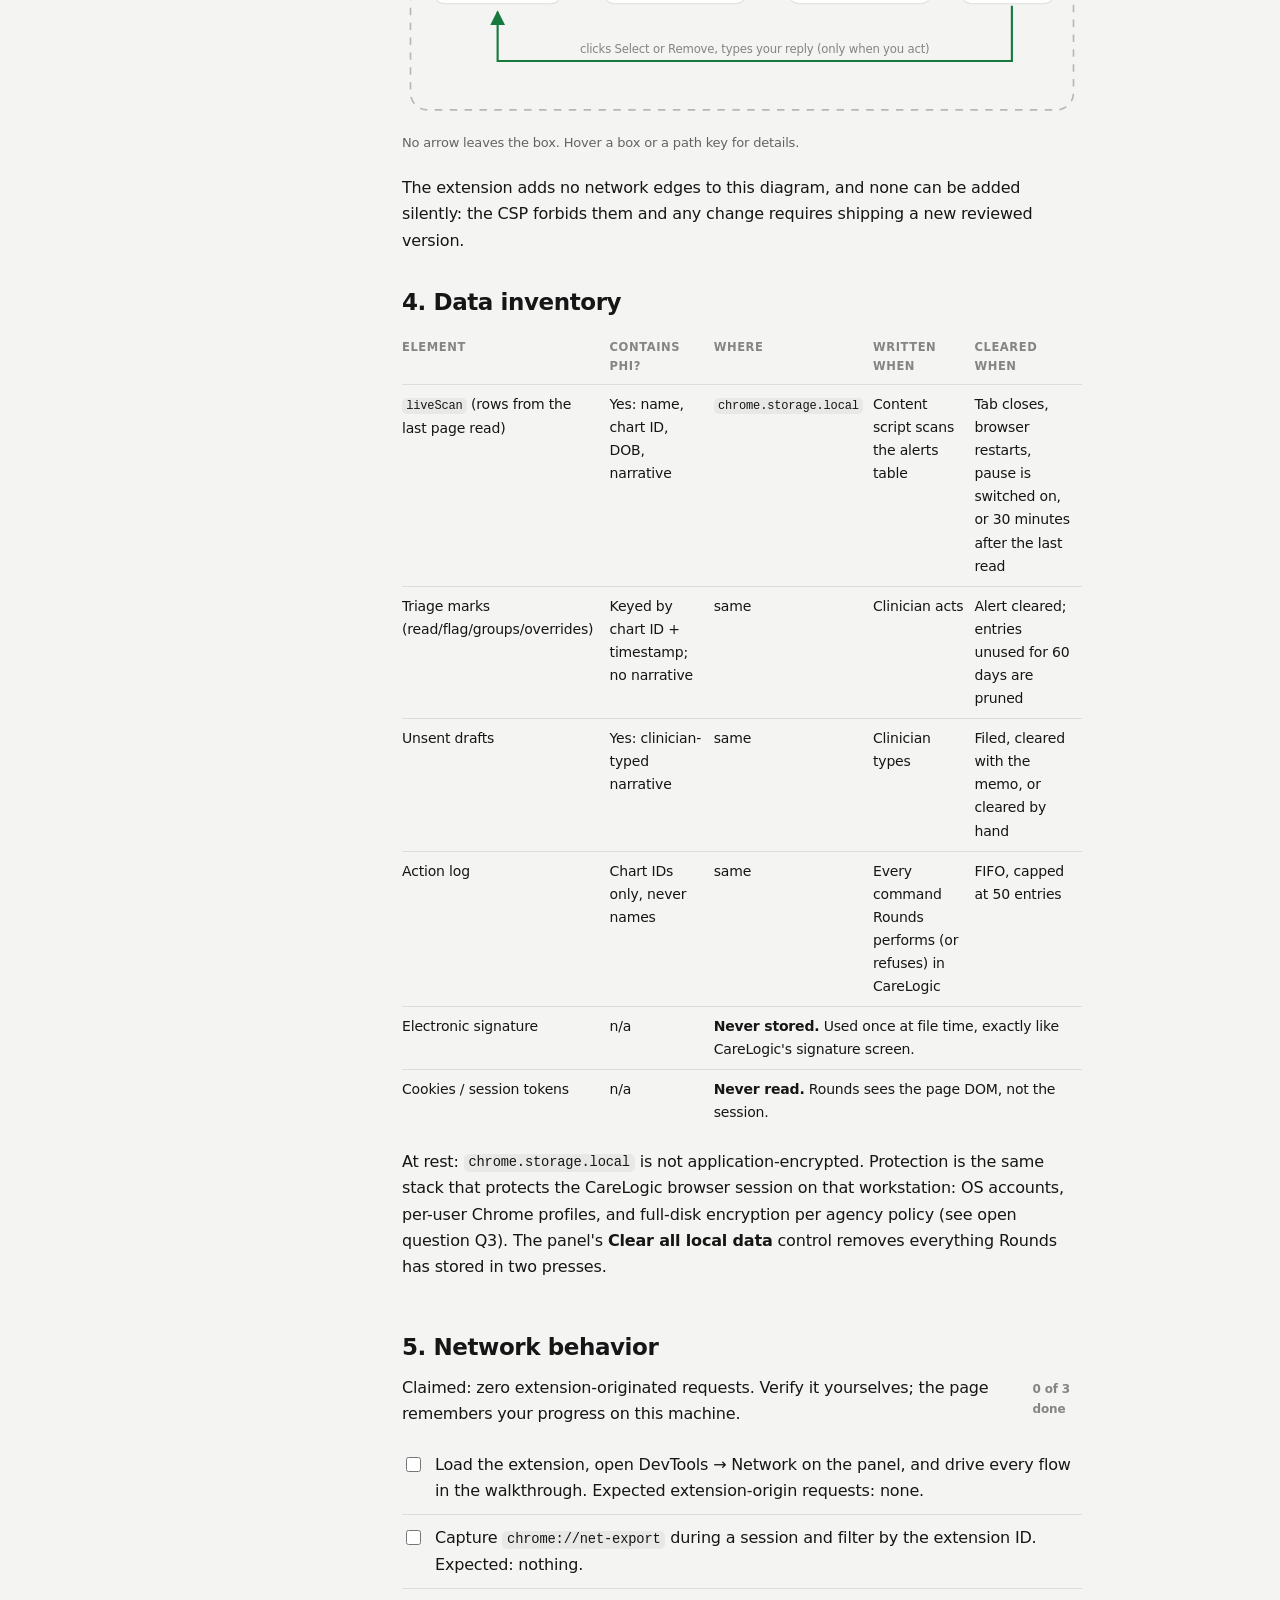
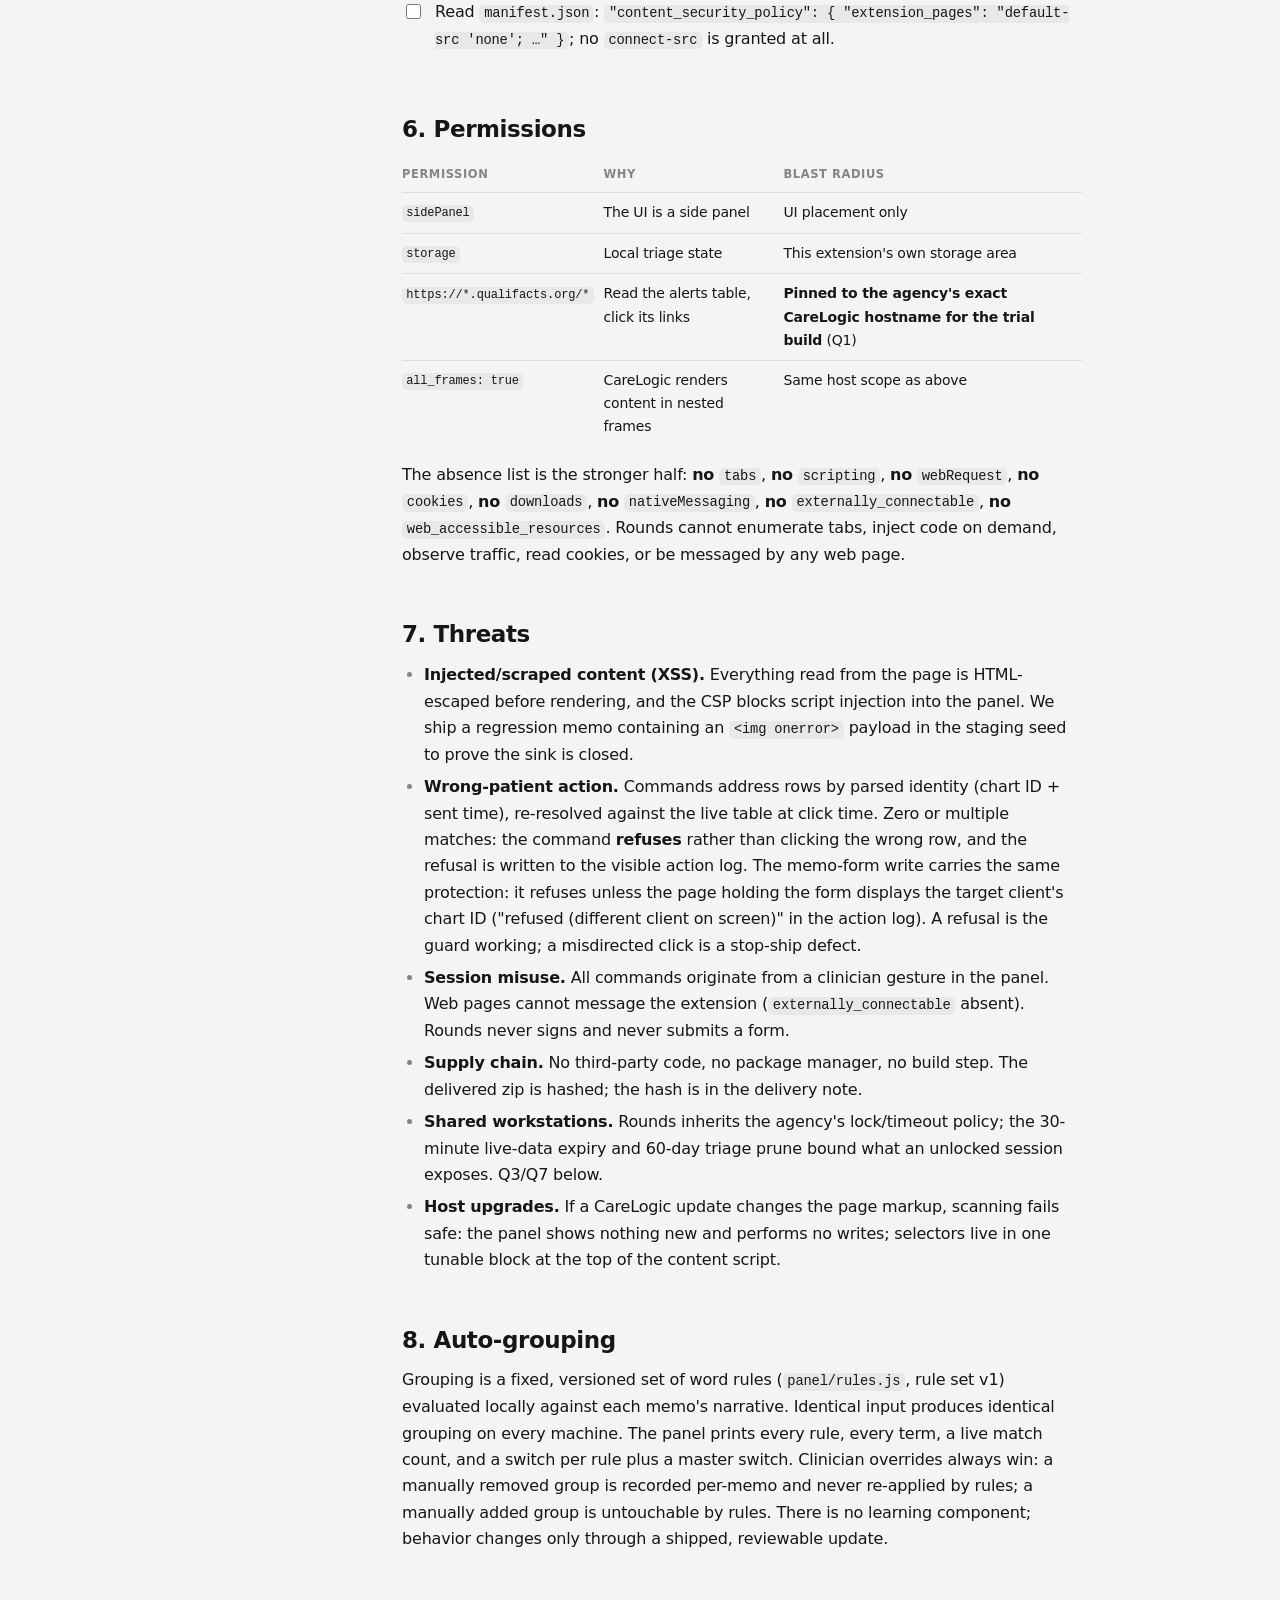
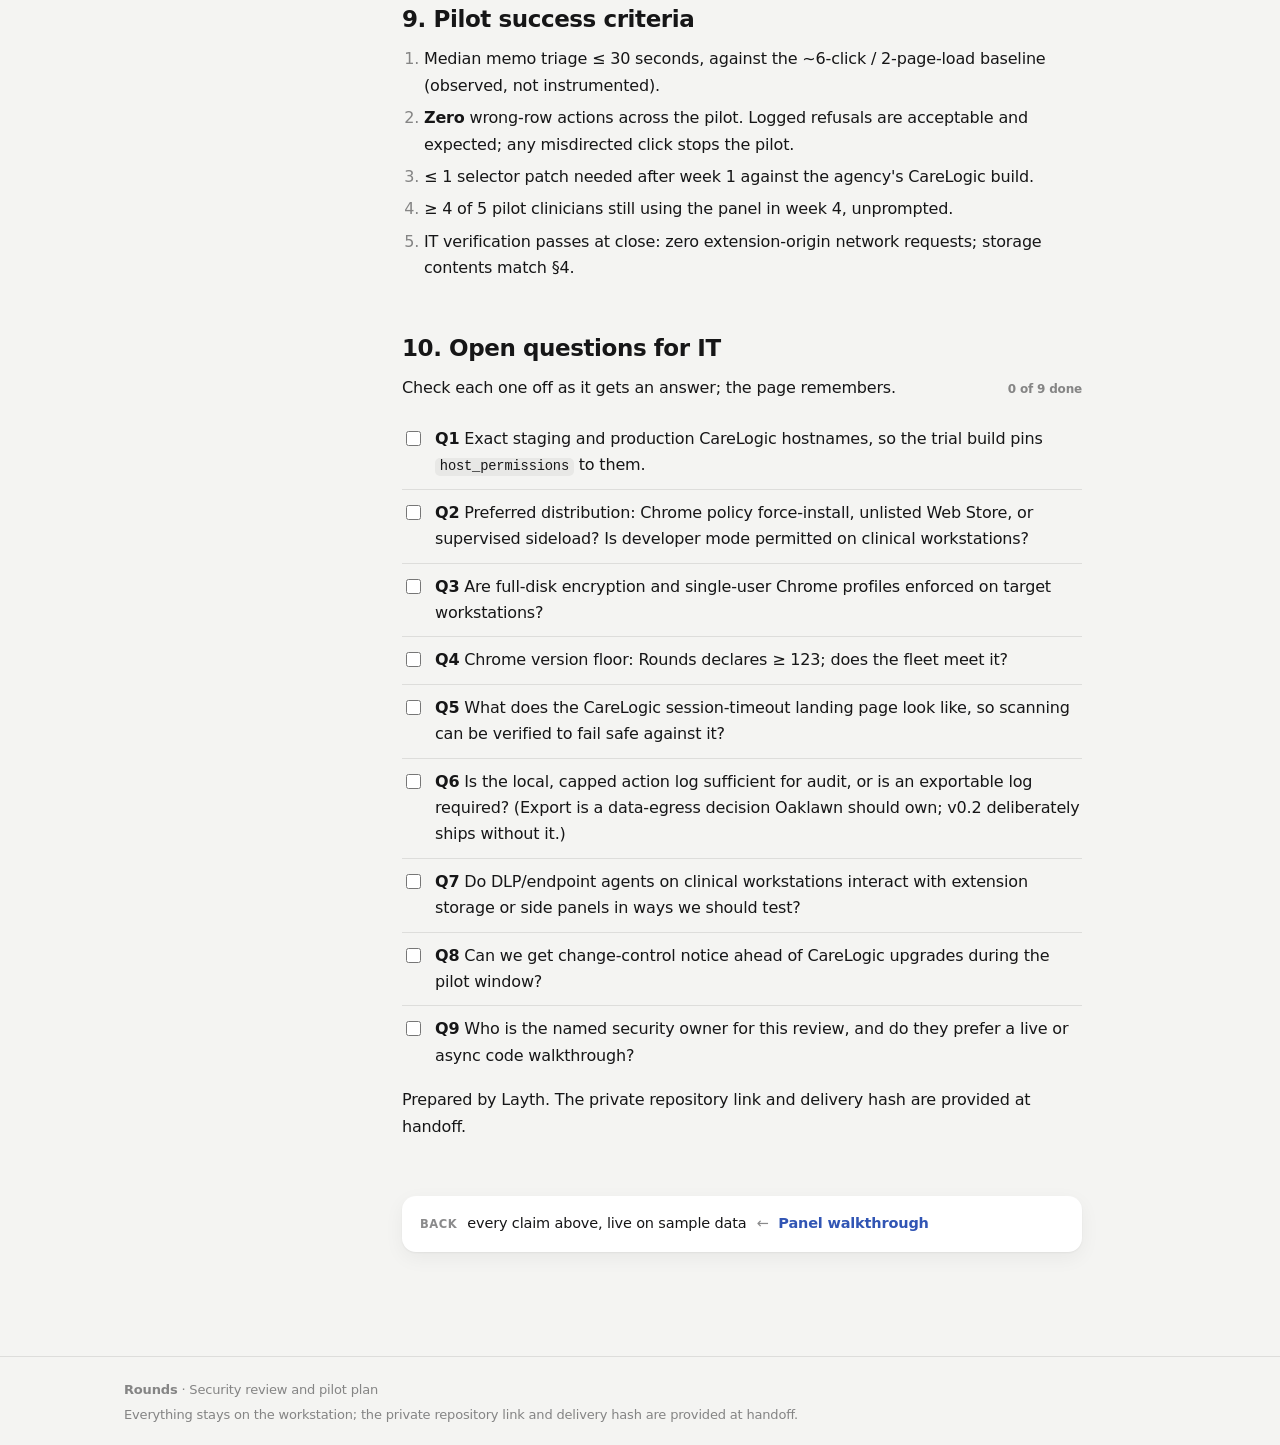
<file: security.html>
<!doctype html>
<html lang="en" data-theme="light" data-text-size="standard">
<head>
<meta charset="UTF-8" />
<meta name="viewport" content="width=device-width, initial-scale=1.0" />
<meta name="referrer" content="no-referrer" />
<meta name="description" content="Security review and pilot plan for the Rounds side panel: architecture, data flow, permissions, threats, and the staging trial plan for Oaklawn IT." />
<title>Security review | Rounds</title>
<script>(function(){var d=document.documentElement;try{d.dataset.theme=localStorage.getItem("rounds-docs-theme")||(matchMedia("(prefers-color-scheme: dark)").matches?"dark":"light");d.dataset.textSize=localStorage.getItem("rounds-docs-text")||"standard"}catch(e){}})()</script>
<link rel="icon" href="favicon.svg" type="image/svg+xml" />
<link rel="stylesheet" href="docs.css" />
</head>
<body>
<a class="skip-link" href="#main-content">Skip to the review</a>

<div class="reading-progress" aria-hidden="true"><span id="readingProgress"></span></div>

<header class="document-header">
  <div class="header-inner">
    <a class="site-name" href="index.html"><svg class="site-mark" viewBox="0 0 32 32" fill="none" stroke="currentColor" stroke-width="2.4" stroke-linecap="round" stroke-linejoin="round" aria-hidden="true">
      <path d="M16 3.6 26.8 9.8v12.4L16 28.4 5.2 22.2V9.8Z"/>
      <path d="M16 28.4V16m0 0L5.2 9.8M16 16l10.8-6.2" opacity="0.55"/>
    </svg><span class="site-words"><strong>Rounds</strong><span>Clinician documentation</span></span></a>
    <nav aria-label="Primary">
      <a href="index.html">Panel walkthrough</a>
      <a href="security.html" aria-current="page">Security review</a>
      <a href="https://github.com/editnori/rounds" rel="noreferrer" title="Private repository">Source</a>
    </nav>
    <div class="reader-tools" role="group" aria-label="Reading controls">
      <div class="text-scale" role="group" aria-label="Article text size">
        <button type="button" data-text-size="standard" aria-pressed="true">A</button>
        <button type="button" data-text-size="large" aria-pressed="false">A+</button>
      </div>
      <button class="theme-button" id="themeButton" type="button" aria-pressed="false">Dark</button>
    </div>
    <button class="contents-button" id="contentsButton" type="button" aria-expanded="false" aria-controls="contentsRail">Contents</button>
  </div>
</header>

<div class="document-shell">
  <aside class="contents" id="contentsRail" aria-label="Documentation contents">
    <p>On this page</p>
    <nav>
      <span class="contents-group">Walkthrough</span>
      <a href="index.html">Panel walkthrough</a>
      <span class="contents-group">Security review</span>
      <a href="#security">Purpose and scope</a>
      <a href="#sec-architecture">Architecture</a>
      <a href="#sec-data">Data flow and inventory</a>
      <a href="#sec-network">Network behavior</a>
      <a href="#sec-permissions">Permissions</a>
      <a href="#sec-threats">Threats</a>
      <a href="#sec-rules">Auto-grouping</a>
      <a href="#sec-pilot">Pilot criteria</a>
      <a href="#sec-questions">Open questions for IT</a>
    </nav>
    <div class="contents-version">
      <span>Security review</span>
      <code>rounds 0.2.0</code>
      <code>10 sections</code>
      <code>verify as you read</code>
    </div>
  </aside>

  <main id="main-content">
    <article>
      <header class="article-header" id="security">
        <div class="publication-line">
          <span>Security review and pilot plan</span>
          <span>Prepared for Oaklawn Psychiatric Center, IT / Security</span>
          <span>Covers Rounds v0.2.0</span>
        </div>
        <h1>Security review</h1>
        <h2 style="margin-top:30px">1. Purpose and scope</h2>
        <p>Rounds is a side-panel companion that turns the <strong>Memo to Chart alerts already on the clinician's screen</strong> into a triage inbox, and uses CareLogic's <strong>own</strong> links and forms when the clinician acts. CareLogic remains the sole system of record; Rounds stores no clinical record of its own. The <a href="index.html">walkthrough</a> shows every claim in this section live, on fictional sample data; ask for the 30-minute demo and verify as you read.</p>
        <p>Explicit negatives, up front:</p>
        <ul>
          <li><strong>No servers.</strong> The extension has no backend, no account system, and no sync.</li>
          <li><strong>No network access.</strong> The manifest's content security policy is <code>default-src 'none'</code>: the browser refuses any request the extension might try to make. v0.2 removed the last external fetch (a font) by bundling it.</li>
          <li><strong>No telemetry or analytics.</strong> Nothing is measured off the machine.</li>
          <li><strong>No AI.</strong> Memo grouping is deterministic word matching; the complete vocabulary is printed inside the panel. There is no model, no learning, no cloud inference.</li>
          <li><strong>No patient-facing surface.</strong> Rounds is visible only to the logged-in clinician.</li>
        </ul>
      </header>

      <section class="walkthrough-step" id="sec-architecture">
        <h2>2. Architecture</h2>
        <p>Three components, roughly 2,500 lines of plain JavaScript plus one classifier file. <strong>Zero third-party dependencies, no build step.</strong> The code that ships is the code that runs, reviewable in one sitting. We offer a live walkthrough of every file.</p>
        <div class="table-scroll"><table class="doc-table">
          <tr><th>Component</th><th>Runs where</th><th>Job</th></tr>
          <tr><td><code>content/carelogic.js</code></td><td>The CareLogic tab</td><td>Reads the alerts table from the page DOM; executes clinician-initiated commands by clicking the page's own links. v0.2 changes it only to add guards: header-mapped column parsing (agency layout variations parse correctly or refuse cleanly) and a wrong-patient check on the memo-form write (§7).</td></tr>
          <tr><td><code>background.js</code></td><td>Extension service worker</td><td>Remembers which tab produced the scan, relays commands, enforces the pause switch by dropping scans before they touch storage.</td></tr>
          <tr><td><code>panel/</code></td><td>The side panel</td><td>All UI, all state, the grouping rules (<code>panel/rules.js</code>), and the Data &amp; privacy view.</td></tr>
        </table></div>
      </section>

      <section class="walkthrough-step" id="sec-data">
        <h2>3. Data flow</h2>
        <p>One boundary box: <strong>the Chrome profile on the clinician's workstation.</strong> Nothing crosses it.</p>
<figure class="flow">
  <div class="flow-legend" aria-hidden="true">
    <button type="button" class="flow-key read" data-path="read"><i></i>Read path</button>
    <button type="button" class="flow-key write" data-path="write"><i></i>Write path</button>
  </div>
  <svg id="flowSvg" viewBox="0 0 640 250" role="img" aria-label="Data flow: the CareLogic page is read by the content script, which stores rows in extension storage, which the side panel shows. The write path goes from the side panel back to the CareLogic page: it clicks Select or Remove and types your reply, only when you act. Every box sits inside the Chrome profile on the workstation and no arrow leaves it.">
    <defs>
      <marker id="arrR" viewBox="0 0 8 8" refX="7" refY="4" markerWidth="7" markerHeight="7" orient="auto"><path d="M0 0 L8 4 L0 8 z" style="fill: var(--blue)"/></marker>
      <marker id="arrW" viewBox="0 0 8 8" refX="7" refY="4" markerWidth="7" markerHeight="7" orient="auto"><path d="M0 0 L8 4 L0 8 z" style="fill: var(--green)"/></marker>
    </defs>
    <rect class="boundary" x="8" y="12" width="624" height="226" rx="16"/>
    <text class="boundary-label" x="26" y="38">Chrome profile on the clinician's workstation</text>

    <path class="edge read" d="M150 112 H 186" marker-end="url(#arrR)"/>
    <path class="edge read" d="M324 112 H 360" marker-end="url(#arrR)"/>
    <path class="edge read" d="M498 112 H 522" marker-end="url(#arrR)"/>
    <text class="edge-label read" x="168" y="100" text-anchor="middle">reads</text>
    <text class="edge-label read" x="342" y="100" text-anchor="middle">stores</text>
    <text class="edge-label read" x="503" y="100" text-anchor="middle">shows</text>

    <path class="edge write" d="M574 140 V 192 H 90 V 146" marker-end="url(#arrW)"/>
    <text class="edge-label write" x="332" y="184" text-anchor="middle">clicks Select or Remove, types your reply (only when you act)</text>

    <g class="node" data-cap="CareLogic's own page. Rounds reads the alerts table that is already on screen and clicks the same links you would.">
      <rect x="30" y="86" width="120" height="52" rx="10"/>
      <text x="90" y="109">CareLogic</text>
      <text x="90" y="125">page</text>
    </g>
    <g class="node" data-cap="content/carelogic.js. Parses the table rows and runs your commands. It never signs and never submits.">
      <rect x="190" y="86" width="134" height="52" rx="10"/>
      <text x="257" y="109">Content script</text>
      <text class="sub" x="257" y="125">runs in the tab</text>
    </g>
    <g class="node" data-cap="chrome.storage.local. Rows from the last read, your groups and flags, drafts, and the action log. Cleared on tab close, expiry, or Clear all local data.">
      <rect x="364" y="86" width="134" height="52" rx="10"/>
      <text x="431" y="109">Extension storage</text>
      <text class="sub" x="431" y="125">on this machine</text>
    </g>
    <g class="node" data-cap="The Rounds panel. All UI and all rules run here, next to the EHR, never on a server.">
      <rect x="526" y="86" width="88" height="52" rx="10"/>
      <text x="570" y="115">Side panel</text>
    </g>
  </svg>
  <figcaption class="flow-cap" id="flowCap">No arrow leaves the box. Hover a box or a path key for details.</figcaption>
</figure>
        <p>The extension adds no network edges to this diagram, and none can be added silently: the CSP forbids them and any change requires shipping a new reviewed version.</p>

        <h2 style="margin-top:34px">4. Data inventory</h2>
        <div class="table-scroll"><table class="doc-table">
          <tr><th>Element</th><th>Contains PHI?</th><th>Where</th><th>Written when</th><th>Cleared when</th></tr>
          <tr><td><code>liveScan</code> (rows from the last page read)</td><td>Yes: name, chart ID, DOB, narrative</td><td><code>chrome.storage.local</code></td><td>Content script scans the alerts table</td><td>Tab closes, browser restarts, pause is switched on, or 30 minutes after the last read</td></tr>
          <tr><td>Triage marks (read/flag/groups/overrides)</td><td>Keyed by chart ID + timestamp; no narrative</td><td>same</td><td>Clinician acts</td><td>Alert cleared; entries unused for 60 days are pruned</td></tr>
          <tr><td>Unsent drafts</td><td>Yes: clinician-typed narrative</td><td>same</td><td>Clinician types</td><td>Filed, cleared with the memo, or cleared by hand</td></tr>
          <tr><td>Action log</td><td>Chart IDs only, never names</td><td>same</td><td>Every command Rounds performs (or refuses) in CareLogic</td><td>FIFO, capped at 50 entries</td></tr>
          <tr><td>Electronic signature</td><td>n/a</td><td colspan="3"><strong>Never stored.</strong> Used once at file time, exactly like CareLogic's signature screen.</td></tr>
          <tr><td>Cookies / session tokens</td><td>n/a</td><td colspan="3"><strong>Never read.</strong> Rounds sees the page DOM, not the session.</td></tr>
        </table></div>
        <p>At rest: <code>chrome.storage.local</code> is not application-encrypted. Protection is the same stack that protects the CareLogic browser session on that workstation: OS accounts, per-user Chrome profiles, and full-disk encryption per agency policy (see open question Q3). The panel's <strong>Clear all local data</strong> control removes everything Rounds has stored in two presses.</p>
      </section>

      <section class="walkthrough-step" id="sec-network">
        <h2>5. Network behavior</h2>
        <div class="check-head"><p>Claimed: zero extension-originated requests. Verify it yourselves; the page remembers your progress on this machine.</p><span class="check-count" data-count="verify"></span></div>
        <ul class="check-list" data-checklist="verify">
          <li><label><input type="checkbox"><span>Load the extension, open DevTools → Network on the panel, and drive every flow in the walkthrough. Expected extension-origin requests: none.</span></label></li>
          <li><label><input type="checkbox"><span>Capture <code>chrome://net-export</code> during a session and filter by the extension ID. Expected: nothing.</span></label></li>
          <li><label><input type="checkbox"><span>Read <code>manifest.json</code>: <code>"content_security_policy": { "extension_pages": "default-src 'none'; …" }</code>; no <code>connect-src</code> is granted at all.</span></label></li>
        </ul>
      </section>

      <section class="walkthrough-step" id="sec-permissions">
        <h2>6. Permissions</h2>
        <div class="table-scroll"><table class="doc-table">
          <tr><th>Permission</th><th>Why</th><th>Blast radius</th></tr>
          <tr><td><code>sidePanel</code></td><td>The UI is a side panel</td><td>UI placement only</td></tr>
          <tr><td><code>storage</code></td><td>Local triage state</td><td>This extension's own storage area</td></tr>
          <tr><td><code>https://*.qualifacts.org/*</code></td><td>Read the alerts table, click its links</td><td><strong>Pinned to the agency's exact CareLogic hostname for the trial build</strong> (Q1)</td></tr>
          <tr><td><code>all_frames: true</code></td><td>CareLogic renders content in nested frames</td><td>Same host scope as above</td></tr>
        </table></div>
        <p>The absence list is the stronger half: <strong>no</strong> <code>tabs</code>, <strong>no</strong> <code>scripting</code>, <strong>no</strong> <code>webRequest</code>, <strong>no</strong> <code>cookies</code>, <strong>no</strong> <code>downloads</code>, <strong>no</strong> <code>nativeMessaging</code>, <strong>no</strong> <code>externally_connectable</code>, <strong>no</strong> <code>web_accessible_resources</code>. Rounds cannot enumerate tabs, inject code on demand, observe traffic, read cookies, or be messaged by any web page.</p>
      </section>

      <section class="walkthrough-step" id="sec-threats">
        <h2>7. Threats</h2>
        <ul>
          <li><strong>Injected/scraped content (XSS).</strong> Everything read from the page is HTML-escaped before rendering, and the CSP blocks script injection into the panel. We ship a regression memo containing an <code>&lt;img onerror&gt;</code> payload in the staging seed to prove the sink is closed.</li>
          <li><strong>Wrong-patient action.</strong> Commands address rows by parsed identity (chart ID + sent time), re-resolved against the live table at click time. Zero or multiple matches: the command <strong>refuses</strong> rather than clicking the wrong row, and the refusal is written to the visible action log. The memo-form write carries the same protection: it refuses unless the page holding the form displays the target client's chart ID ("refused (different client on screen)" in the action log). A refusal is the guard working; a misdirected click is a stop-ship defect.</li>
          <li><strong>Session misuse.</strong> All commands originate from a clinician gesture in the panel. Web pages cannot message the extension (<code>externally_connectable</code> absent). Rounds never signs and never submits a form.</li>
          <li><strong>Supply chain.</strong> No third-party code, no package manager, no build step. The delivered zip is hashed; the hash is in the delivery note.</li>
          <li><strong>Shared workstations.</strong> Rounds inherits the agency's lock/timeout policy; the 30-minute live-data expiry and 60-day triage prune bound what an unlocked session exposes. Q3/Q7 below.</li>
          <li><strong>Host upgrades.</strong> If a CareLogic update changes the page markup, scanning fails safe: the panel shows nothing new and performs no writes; selectors live in one tunable block at the top of the content script.</li>
        </ul>
      </section>

      <section class="walkthrough-step" id="sec-rules">
        <h2>8. Auto-grouping</h2>
        <p>Grouping is a fixed, versioned set of word rules (<code>panel/rules.js</code>, rule set v1) evaluated locally against each memo's narrative. Identical input produces identical grouping on every machine. The panel prints every rule, every term, a live match count, and a switch per rule plus a master switch. Clinician overrides always win: a manually removed group is recorded per-memo and never re-applied by rules; a manually added group is untouchable by rules. There is no learning component; behavior changes only through a shipped, reviewable update.</p>
      </section>

      <section class="walkthrough-step" id="sec-pilot">
        <h2>9. Pilot success criteria</h2>
        <ol>
          <li>Median memo triage ≤ 30 seconds, against the ~6-click / 2-page-load baseline (observed, not instrumented).</li>
          <li><strong>Zero</strong> wrong-row actions across the pilot. Logged refusals are acceptable and expected; any misdirected click stops the pilot.</li>
          <li>≤ 1 selector patch needed after week 1 against the agency's CareLogic build.</li>
          <li>≥ 4 of 5 pilot clinicians still using the panel in week 4, unprompted.</li>
          <li>IT verification passes at close: zero extension-origin network requests; storage contents match §4.</li>
        </ol>
      </section>

            <section class="walkthrough-step" id="sec-questions">
        <h2>10. Open questions for IT</h2>
        <div class="check-head"><p>Check each one off as it gets an answer; the page remembers.</p><span class="check-count" data-count="itq"></span></div>
        <ul class="check-list" data-checklist="itq">
          <li><label><input type="checkbox"><span><strong>Q1</strong> Exact staging and production CareLogic hostnames, so the trial build pins <code>host_permissions</code> to them.</span></label></li>
          <li><label><input type="checkbox"><span><strong>Q2</strong> Preferred distribution: Chrome policy force-install, unlisted Web Store, or supervised sideload? Is developer mode permitted on clinical workstations?</span></label></li>
          <li><label><input type="checkbox"><span><strong>Q3</strong> Are full-disk encryption and single-user Chrome profiles enforced on target workstations?</span></label></li>
          <li><label><input type="checkbox"><span><strong>Q4</strong> Chrome version floor: Rounds declares ≥ 123; does the fleet meet it?</span></label></li>
          <li><label><input type="checkbox"><span><strong>Q5</strong> What does the CareLogic session-timeout landing page look like, so scanning can be verified to fail safe against it?</span></label></li>
          <li><label><input type="checkbox"><span><strong>Q6</strong> Is the local, capped action log sufficient for audit, or is an exportable log required? (Export is a data-egress decision Oaklawn should own; v0.2 deliberately ships without it.)</span></label></li>
          <li><label><input type="checkbox"><span><strong>Q7</strong> Do DLP/endpoint agents on clinical workstations interact with extension storage or side panels in ways we should test?</span></label></li>
          <li><label><input type="checkbox"><span><strong>Q8</strong> Can we get change-control notice ahead of CareLogic upgrades during the pilot window?</span></label></li>
          <li><label><input type="checkbox"><span><strong>Q9</strong> Who is the named security owner for this review, and do they prefer a live or async code walkthrough?</span></label></li>
        </ul>
        <p>Prepared by Layth. The private repository link and delivery hash are provided at handoff.</p>
      </section>

      <div class="chapter-baton">
        <span class="baton-label">Back</span>
        <span>every claim above, live on sample data</span>
        <span class="baton-arrow" aria-hidden="true">←</span>
        <strong><a href="index.html">Panel walkthrough</a></strong>
      </div>
    </article>
  </main>
</div>

<footer>
  <div class="inner">
    <p><strong>Rounds</strong> · Security review and pilot plan</p>
    <p>Everything stays on the workstation; the private repository link and delivery hash are provided at handoff.</p>
  </div>
</footer>

<script>


  // flow diagram: legend focuses one path, boxes explain themselves
  (function () {
    var svg = document.getElementById("flowSvg");
    var cap = document.getElementById("flowCap");
    var rest = cap.textContent;
    document.querySelectorAll(".flow-key").forEach(function (k) {
      k.addEventListener("mouseenter", function () { svg.dataset.focus = k.dataset.path; });
      k.addEventListener("focus", function () { svg.dataset.focus = k.dataset.path; });
      k.addEventListener("mouseleave", function () { delete svg.dataset.focus; });
      k.addEventListener("blur", function () { delete svg.dataset.focus; });
    });
    svg.querySelectorAll(".node").forEach(function (n) {
      n.addEventListener("mouseenter", function () { cap.textContent = n.dataset.cap; });
      n.addEventListener("mouseleave", function () { cap.textContent = rest; });
    });
  })();

  // checklists remember their state on this machine
  document.querySelectorAll("[data-checklist]").forEach(function (list) {
    var key = "rounds-docs-check-" + list.dataset.checklist;
    var boxes = Array.prototype.slice.call(list.querySelectorAll("input[type=checkbox]"));
    var counter = document.querySelector('[data-count="' + list.dataset.checklist + '"]');
    var saved = [];
    try { saved = JSON.parse(localStorage.getItem(key)) || []; } catch (e) {}
    function count() {
      if (counter) counter.textContent =
        boxes.filter(function (b) { return b.checked; }).length + " of " + boxes.length + " done";
    }
    boxes.forEach(function (b, i) {
      b.checked = saved.indexOf(i) >= 0;
      b.addEventListener("change", function () {
        var now = [];
        boxes.forEach(function (x, j) { if (x.checked) now.push(j); });
        try { localStorage.setItem(key, JSON.stringify(now)); } catch (e) {}
        count();
      });
    });
    count();
  });
</script>
<script src="docs.js"></script>
</body>
</html>
</file>
<file: docs.css>
:root {
    --paper: #f4f4f2; --sheet: #ffffff; --ink: #161617;
    --ink-2: rgba(22,22,23,0.65); --ink-3: rgba(22,22,23,0.5);
    --line: rgba(22,22,23,0.1); --fill: rgba(22,22,23,0.05);
    --blue: #3155b4; --green: #167a3e; --green-bg: rgba(54,194,110,0.14);
    --amber: #9a7400; --amber-bg: rgba(210,165,0,0.13);
    --coral: #c4522a;
    --shadow: 0 1px 2px rgba(17,17,19,0.05), 0 6px 20px rgba(17,17,19,0.05);
  }
  [data-theme="dark"] {
    --paper: #111113; --sheet: #1b1b1f; --ink: #f2f2f0;
    --ink-2: rgba(242,242,240,0.65); --ink-3: rgba(242,242,240,0.5);
    --line: rgba(242,242,240,0.12); --fill: rgba(242,242,240,0.06);
    --blue: #8aa5ff; --green: #57de8c; --green-bg: rgba(67,217,127,0.14);
    --amber: #deb324; --amber-bg: rgba(222,179,36,0.12);
    --coral: #ffa485;
    --shadow: 0 1px 2px rgba(0,0,0,0.3), 0 6px 20px rgba(0,0,0,0.25);
  }
  * { box-sizing: border-box; }
  html { scroll-behavior: smooth; }
  body {
    margin: 0;
    font-family: "Inter", system-ui, -apple-system, "Segoe UI", sans-serif;
    font-size: 16px; line-height: 1.65;
    letter-spacing: -0.011em;
    background: var(--paper); color: var(--ink);
    text-rendering: optimizeLegibility;
  }
  code {
    font-family: ui-monospace, "Cascadia Code", "Source Code Pro", Menlo, monospace;
    font-size: 0.86em;
    background: var(--fill);
    border-radius: 5px;
    padding: 0.1em 0.35em;
  }
  a { color: var(--blue); text-decoration: none; }
  a:hover { text-decoration: underline; }
  .skip-link { position: absolute; left: -9999px; }
  .skip-link:focus { left: 16px; top: 12px; background: var(--sheet); padding: 8px 14px; border-radius: 999px; z-index: 10; }

  .document-header {
    position: sticky; top: 0; z-index: 5;
    background: color-mix(in srgb, var(--paper) 88%, transparent);
    backdrop-filter: blur(10px);
    border-bottom: 1px solid var(--line);
  }
  .header-inner {
    max-width: 1080px; margin: 0 auto; padding: 12px 24px;
    display: flex; align-items: center; gap: 22px; flex-wrap: wrap;
  }
  .site-name { display: flex; align-items: center; gap: 10px; color: var(--ink); }
  .site-mark { width: 26px; height: 26px; flex: none; }
  .site-words { display: flex; flex-direction: column; line-height: 1.25; }
  .site-name strong { font-size: 15px; font-weight: 650; letter-spacing: -0.014em; }
  .site-name span { font-size: 12px; color: var(--ink-3); }
  .document-header nav { display: flex; gap: 16px; flex-wrap: wrap; font-size: 13.5px; font-weight: 500; }
  .document-header nav a { color: var(--ink-2); }
  .document-header nav a[aria-current="page"] { color: var(--ink); font-weight: 600; }
  .reading-progress { position: fixed; top: 0; left: 0; right: 0; height: 3px; z-index: 30; pointer-events: none; }
  .reading-progress span { display: block; height: 100%; width: 0; background: var(--blue); transition: width 80ms linear; }
  .reader-tools { margin-left: auto; display: flex; align-items: center; gap: 8px; }
  .text-scale { display: flex; background: var(--fill); border-radius: 999px; padding: 3px; }
  .text-scale button {
    font: inherit; font-weight: 650; line-height: 1;
    color: var(--ink-3); background: none; border: 0; border-radius: 999px;
    padding: 4px 9px; cursor: pointer;
  }
  .text-scale button:first-child { font-size: 11px; }
  .text-scale button:last-child { font-size: 13px; }
  .text-scale button[aria-pressed="true"] { background: var(--sheet); color: var(--ink); box-shadow: var(--shadow); }
  [data-text-size="large"] article { font-size: 17.5px; }
  [data-text-size="large"] .article-deck { font-size: 19.5px; }
  .theme-button {
    font: inherit; font-size: 12.5px; font-weight: 600;
    color: var(--ink-2); background: var(--fill);
    border: 0; border-radius: 999px; padding: 6px 14px; cursor: pointer;
  }
  .theme-button:hover { color: var(--ink); }
  .contents-button {
    display: none;
    font: inherit; font-size: 12.5px; font-weight: 600;
    color: var(--ink-2); background: var(--fill);
    border: 0; border-radius: 999px; padding: 6px 14px; cursor: pointer;
  }

  .document-shell { max-width: 1080px; margin: 0 auto; padding: 0 24px 80px; display: grid; grid-template-columns: 230px minmax(0,1fr); gap: 48px; }
  @media (max-width: 900px) {
    .document-shell { grid-template-columns: minmax(0,1fr); }
    .contents { display: none; }
    .contents-button { display: inline-block; }
    .contents.is-open {
      display: block; position: fixed; top: 58px; left: 0; right: 0; bottom: 0;
      z-index: 25; background: var(--paper); padding: 20px 24px; overflow-y: auto;
    }
  }

  .contents { position: sticky; top: 76px; align-self: start; padding-top: 40px; font-size: 13px; }
  .contents p { margin: 0 0 10px; font-size: 11.5px; font-weight: 650; text-transform: uppercase; letter-spacing: 0.06em; color: var(--ink-3); }
  .contents nav { display: flex; flex-direction: column; gap: 7px; }
  .contents nav a { color: var(--ink-2); }
  .contents nav a:hover { color: var(--ink); text-decoration: none; }
  .contents-version { margin-top: 22px; padding-top: 14px; border-top: 1px solid var(--line); display: flex; flex-direction: column; gap: 5px; font-size: 12px; color: var(--ink-3); }
  .contents-version code { align-self: flex-start; }

  main { padding-top: 40px; min-width: 0; }
  article { max-width: 680px; }

  .publication-line { display: flex; gap: 14px; flex-wrap: wrap; font-size: 12.5px; font-weight: 550; color: var(--ink-3); margin-bottom: 14px; }
  h1 { margin: 0 0 14px; font-size: 34px; line-height: 1.2; font-weight: 650; letter-spacing: -0.022em; }
  .article-deck { margin: 0 0 26px; font-size: 18px; line-height: 1.6; color: var(--ink-2); }

  .deliverable-callout {
    display: grid; gap: 14px; margin: 0 0 24px;
    background: var(--sheet); border-radius: 14px; box-shadow: var(--shadow); padding: 18px;
    font-size: 14px;
  }
  .deliverable-callout > div { display: grid; gap: 3px; }
  .deliverable-callout p { margin: 0; color: var(--ink-2); }
  .state-lozenge {
    justify-self: start;
    font-size: 11px; font-weight: 650; letter-spacing: 0.02em;
    border-radius: 999px; padding: 2px 9px;
  }
  .state-lozenge.good { background: var(--green-bg); color: var(--green); }
  .state-lozenge.warn { background: var(--amber-bg); color: var(--amber); }

  .release-metadata { display: grid; grid-template-columns: repeat(auto-fit, minmax(150px, 1fr)); gap: 10px 18px; margin: 0 0 24px; padding: 0; }
  .release-metadata div { border-top: 1px solid var(--line); padding-top: 8px; }
  .release-metadata dt { font-size: 11.5px; font-weight: 650; text-transform: uppercase; letter-spacing: 0.05em; color: var(--ink-3); }
  .release-metadata dd { margin: 2px 0 0; font-size: 14px; font-weight: 550; }

  .boundary-note, .method-note {
    margin: 20px 0; padding: 14px 18px;
    border-radius: 12px; font-size: 14.5px; line-height: 1.6;
  }
  .boundary-note { background: var(--amber-bg); }
  .boundary-note strong { color: var(--amber); }
  .method-note { background: var(--fill); }

  .walkthrough-step { margin-top: 52px; position: relative; }
  .section-number { font-size: 13px; font-weight: 650; color: var(--blue); letter-spacing: 0.04em; margin-bottom: 4px; }
  h2 { margin: 0 0 12px; font-size: 23px; line-height: 1.3; font-weight: 650; letter-spacing: -0.018em; }
  h3 { margin: 22px 0 8px; font-size: 16px; font-weight: 650; }
  p { margin: 0 0 14px; }
  ul { margin: 0 0 14px; padding-left: 22px; }
  li { margin-bottom: 6px; }
  li::marker { color: var(--ink-3); }

  .panel-shot { margin: 22px 0; }
  .panel-shot a.frame { display: block; max-width: 340px; border-radius: 16px; overflow: hidden; box-shadow: var(--shadow); }
  .panel-shot img { display: block; width: 100%; height: auto; }
  .panel-shot figcaption { margin-top: 9px; font-size: 13px; color: var(--ink-2); max-width: 480px; }
  .panel-shot figcaption > span:first-child { font-weight: 650; color: var(--ink); margin-right: 4px; }
  .panel-shot .full { margin-left: 6px; font-size: 12.5px; }
  .shot-pair { display: flex; gap: 18px; flex-wrap: wrap; }
  .shot-pair .panel-shot { flex: 1 1 260px; margin: 12px 0; }

  .chapter-baton {
    display: flex; align-items: baseline; gap: 10px; flex-wrap: wrap;
    margin-top: 56px; padding: 16px 18px;
    background: var(--sheet); border-radius: 14px; box-shadow: var(--shadow);
    font-size: 14.5px;
  }
  .baton-label { font-size: 11.5px; font-weight: 650; text-transform: uppercase; letter-spacing: 0.05em; color: var(--ink-3); }
  .baton-arrow { color: var(--ink-3); }

  .part-head { margin-top: 72px; padding-top: 30px; border-top: 1px solid var(--line); }
  .part-head h1 { font-size: 27px; }
  .contents-group { display: block; margin: 14px 0 2px; font-size: 11px; font-weight: 650; text-transform: uppercase; letter-spacing: 0.06em; color: var(--ink-3); }
  .table-scroll { overflow-x: auto; margin: 0 0 16px; }
  .doc-table { width: 100%; min-width: 540px; border-collapse: collapse; font-size: 14px; }
  .doc-table th, .doc-table td { text-align: left; padding: 8px 10px 8px 0; border-top: 1px solid var(--line); vertical-align: top; }
  .doc-table th { font-size: 11.5px; text-transform: uppercase; letter-spacing: 0.05em; color: var(--ink-3); border-top: 0; }
  pre.diagram { background: var(--sheet); border-radius: 12px; box-shadow: var(--shadow); padding: 14px 18px; font-size: 13px; line-height: 1.5; overflow-x: auto; margin: 0 0 14px; }
  pre.diagram code { background: none; padding: 0; }
  ol { margin: 0 0 14px; padding-left: 22px; }
  ol li { margin-bottom: 6px; }

  footer { border-top: 1px solid var(--line); margin-top: 24px; }
  footer .inner { max-width: 1080px; margin: 0 auto; padding: 22px 24px; font-size: 13px; color: var(--ink-3); }
  footer p { margin: 0 0 4px; }

  /* ---------- flow diagram ---------- */
  .flow { margin: 18px 0 22px; }
  .flow-legend { display: flex; gap: 8px; margin-bottom: 12px; }
  .flow-key {
    font: inherit; font-size: 12.5px; font-weight: 600;
    display: inline-flex; align-items: center; gap: 7px;
    border: 0; border-radius: 999px; padding: 5px 13px;
    background: var(--fill); color: var(--ink-2); cursor: pointer;
  }
  .flow-key:hover { color: var(--ink); }
  .flow-key i { width: 16px; height: 3px; border-radius: 2px; display: inline-block; }
  .flow-key.read i { background: var(--blue); }
  .flow-key.write i { background: var(--green); }
  .flow svg { width: 100%; height: auto; display: block; }
  .flow .boundary { fill: none; stroke: var(--ink-3); stroke-width: 1.5; stroke-dasharray: 7 7; opacity: 0.55; }
  .flow .boundary-label { font-size: 12px; font-weight: 550; fill: var(--ink-3); }
  .flow .node rect { fill: var(--sheet); stroke: var(--line); }
  .flow .node text { font-size: 13px; font-weight: 600; fill: var(--ink); text-anchor: middle; }
  .flow .node .sub { font-size: 10px; font-weight: 500; fill: var(--ink-3); }
  .flow .edge { stroke-width: 2; fill: none; transition: opacity 160ms ease-out; }
  .flow .edge.read { stroke: var(--blue); }
  .flow .edge.write { stroke: var(--green); }
  .flow .edge-label { font-size: 11px; fill: var(--ink-3); transition: opacity 160ms ease-out; }
  .flow svg[data-focus="read"] .edge.write, .flow svg[data-focus="read"] .edge-label.write { opacity: 0.18; }
  .flow svg[data-focus="write"] .edge.read, .flow svg[data-focus="write"] .edge-label.read { opacity: 0.18; }
  .flow-cap { margin-top: 9px; font-size: 13px; color: var(--ink-2); min-height: 1.5em; }

  /* ---------- checklists ---------- */
  .check-list { list-style: none; margin: 0 0 8px; padding: 0; }
  .check-list li { margin: 0; }
  .check-list label { display: flex; align-items: baseline; gap: 11px; padding: 10px 0; border-top: 1px solid var(--line); cursor: pointer; }
  .check-list li:first-child label { border-top: 0; }
  .check-list input { accent-color: var(--blue); width: 15px; height: 15px; flex: none; transform: translateY(2px); cursor: pointer; }
  .check-list input:checked + span { color: var(--ink-3); }
  .check-count { font-size: 12px; font-weight: 600; color: var(--ink-3); font-variant-numeric: tabular-nums; }
  .check-head { display: flex; align-items: baseline; justify-content: space-between; gap: 12px; }
</file>
